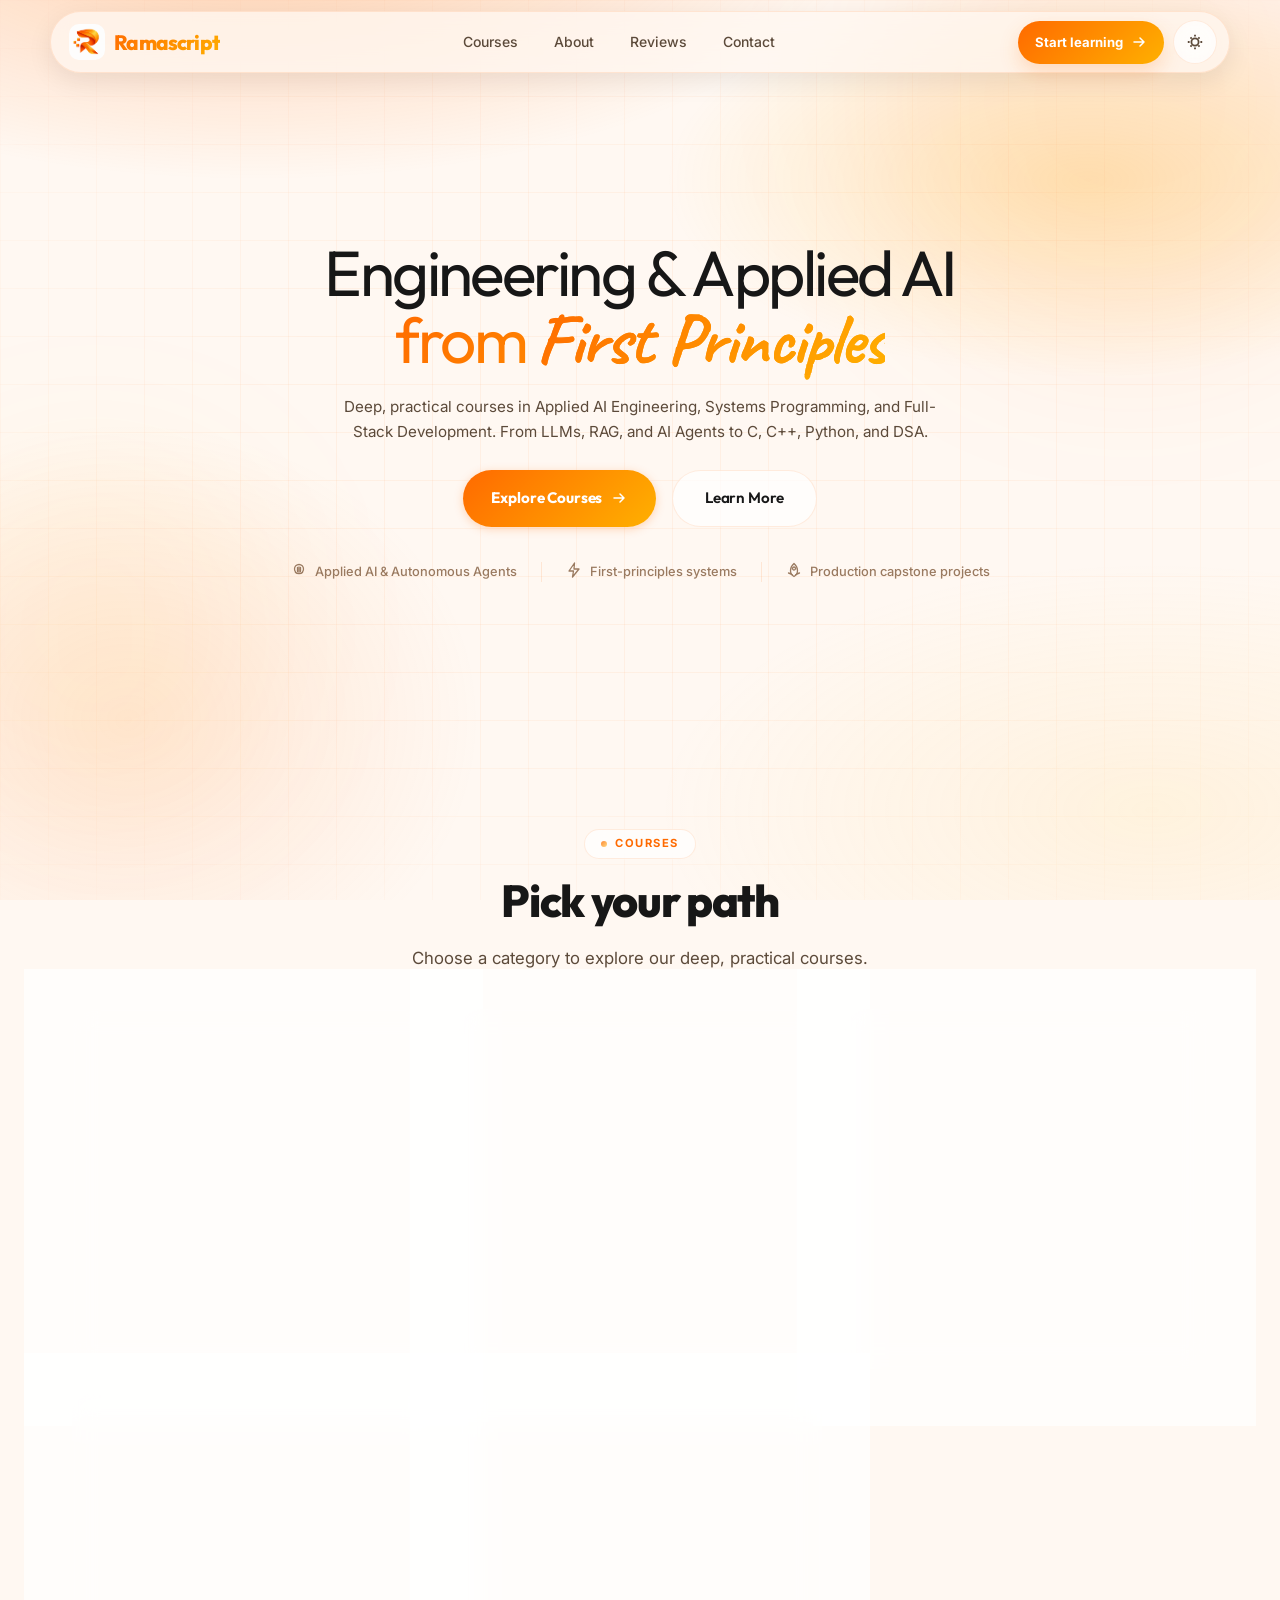
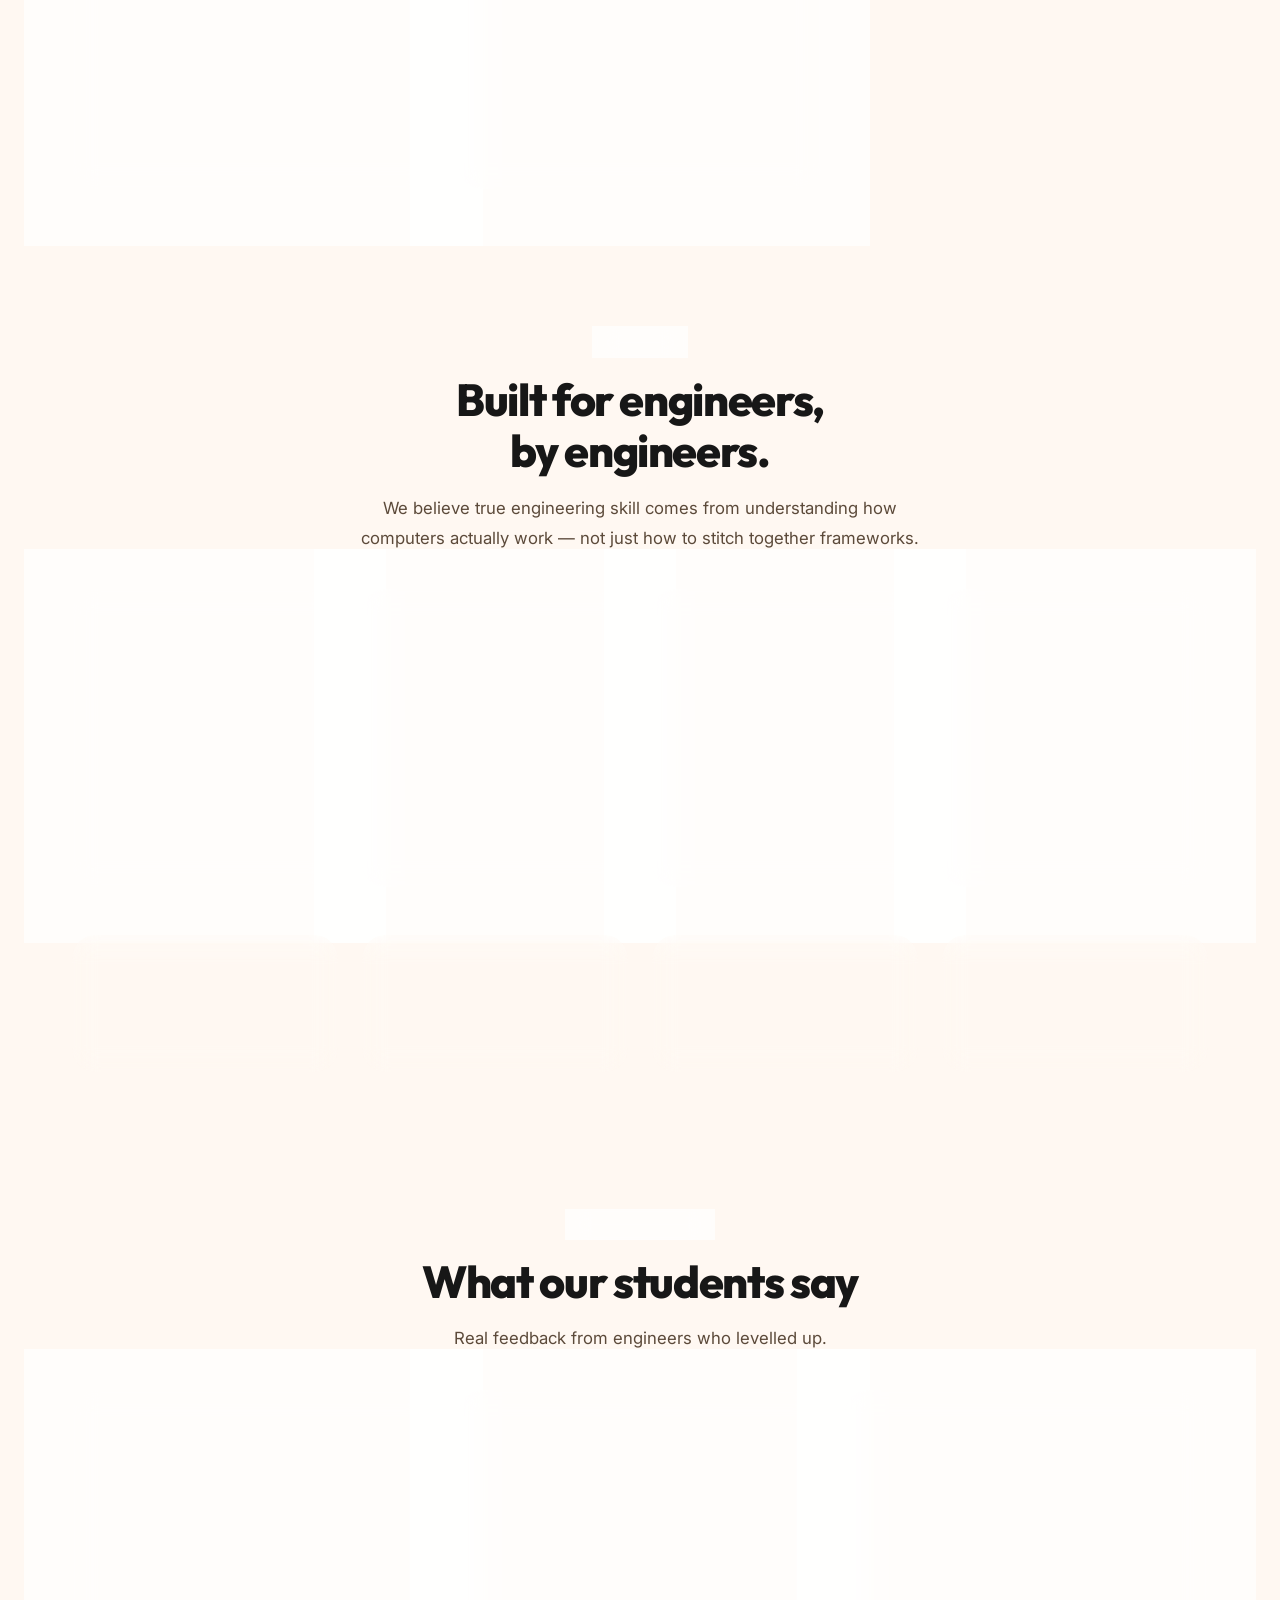
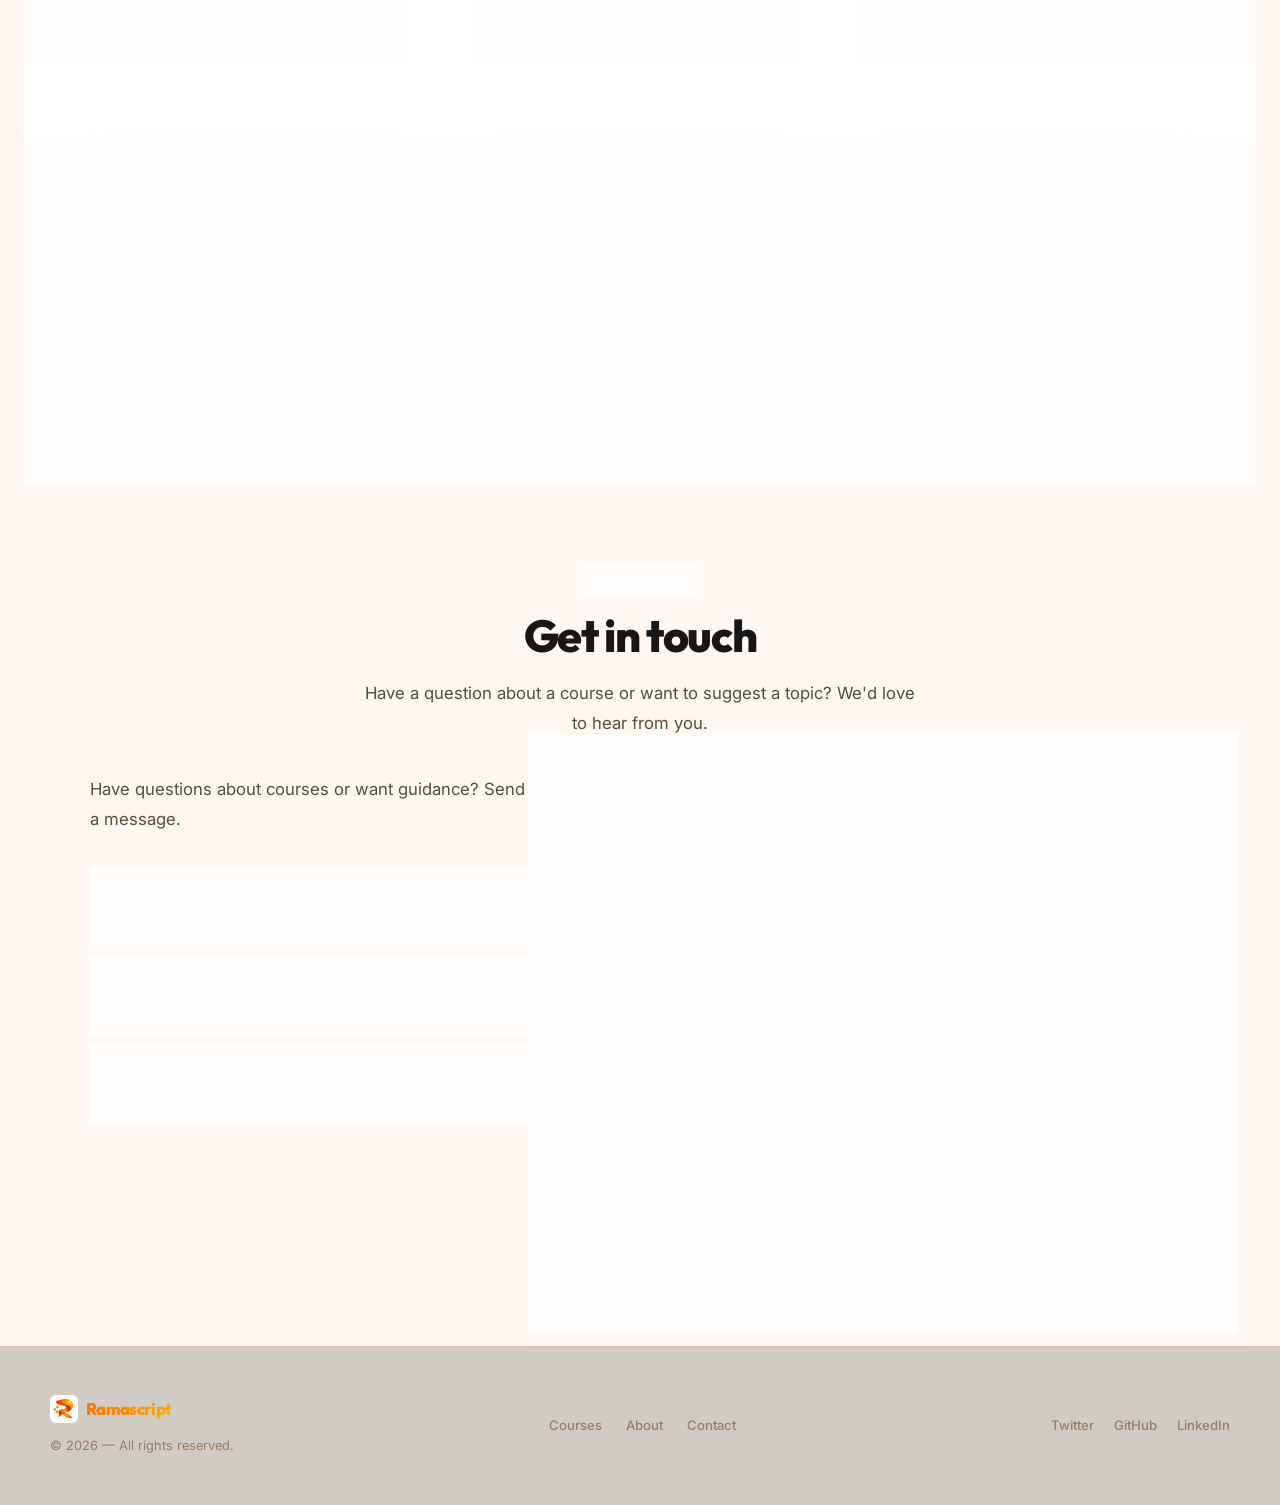
<file: index.html>
<!doctype html>
<html lang="en">
  <head>
    <meta charset="UTF-8" />
    <meta name="viewport" content="width=device-width, initial-scale=1.0" />

    <!-- ── Primary Meta ──────────────────────────────────── -->
    <title>
      Ramascript Institute — Master C, C++, Python, Java, Flutter, DSA & Applied AI
    </title>
    <meta
      name="description"
      content="Deep, practical programming courses built for engineers who want to understand computers and AI from the ground up. Learn C, C++, Python, Java, Dart, Flutter, Web Development, DSA, and Applied AI Engineering with first-principles teaching."
    />
    <meta
      name="keywords"
      content="C programming, C++ programming, Python, Java, Flutter, Dart, web development, DSA, data structures, algorithms, Applied AI, LLM, RAG, AI agents, MCP, programming courses, systems programming, OOP, coding interviews, Ramascript"
    />
    <meta name="author" content="Ramanand Kumar" />
    <link rel="canonical" href="https://institute.ramascript.com/" />

    <!-- ── Icons ──────────────────────────────────────────── -->
    <link rel="icon" type="image/png" href="src/img/favicon.png" />
    <link rel="apple-touch-icon" href="src/img/logo.png" />

    <!-- ── Robots & Sitemap ──────────────────────────────── -->
    <meta name="robots" content="index, follow" />
    <link
      rel="sitemap"
      type="application/xml"
      href="https://institute.ramascript.com/sitemap.xml"
    />

    <!-- ── Theme ──────────────────────────────────────────── -->
    <meta name="theme-color" content="#171717" />
    <meta name="color-scheme" content="light dark" />
    <meta name="mobile-web-app-capable" content="yes" />

    <!-- ── Open Graph (Facebook, LinkedIn, etc.) ─────────── -->
    <meta property="og:type" content="website" />
    <meta property="og:url" content="https://institute.ramascript.com/" />
    <meta
      property="og:title"
      content="Ramascript Institute — Master C, C++, Python, Java, Flutter, DSA & Applied AI"
    />
    <meta
      property="og:description"
      content="Deep, practical programming courses built for engineers. Learn from first principles — not framework abstractions."
    />
    <meta
      property="og:image"
      content="https://institute.ramascript.com/src/img/logo.png"
    />
    <meta property="og:image:width" content="512" />
    <meta property="og:image:height" content="512" />
    <meta property="og:site_name" content="Ramascript Institute" />

    <!-- ── Twitter Card ──────────────────────────────────── -->
    <meta name="twitter:card" content="summary_large_image" />
    <meta
      name="twitter:title"
      content="Ramascript Institute — Master C, C++, Python, Java, Flutter, DSA & Applied AI"
    />
    <meta
      name="twitter:description"
      content="Deep, practical programming courses built for engineers who want to understand computers from the ground up."
    />
    <meta
      name="twitter:image"
      content="https://institute.ramascript.com/src/img/logo.png"
    />

    <!-- ── JSON-LD Structured Data ───────────────────────── -->
    <script type="application/ld+json">
      {
        "@context": "https://schema.org",
        "@type": "EducationalOrganization",
        "name": "Ramascript Institute",
        "url": "https://institute.ramascript.com",
        "logo": "https://institute.ramascript.com/src/img/logo.png",
        "description": "Deep, practical programming courses in C, C++, Python, Java, Dart, Flutter, Web Development, and Data Structures & Algorithms.",
        "founder": {
          "@type": "Person",
          "name": "Ramanand Kumar"
        },
        "address": {
          "@type": "PostalAddress",
          "addressLocality": "Chennai",
          "addressRegion": "TN",
          "addressCountry": "IN"
        },
        "sameAs": [],
        "offers": [
          {
            "@type": "Offer",
            "name": "C Programming Course",
            "url": "https://institute.ramascript.com/programming/c",
            "availability": "https://schema.org/InStock",
            "price": "0",
            "priceCurrency": "INR"
          },
          {
            "@type": "Offer",
            "name": "C++ Programming Course",
            "url": "https://institute.ramascript.com/programming/cpp",
            "availability": "https://schema.org/InStock",
            "price": "0",
            "priceCurrency": "INR"
          },
          {
            "@type": "Offer",
            "name": "Python Programming Course",
            "url": "https://institute.ramascript.com/programming/python",
            "availability": "https://schema.org/InStock",
            "price": "0",
            "priceCurrency": "INR"
          },
          {
            "@type": "Offer",
            "name": "Java Programming Course",
            "url": "https://institute.ramascript.com/programming/java",
            "availability": "https://schema.org/InStock",
            "price": "0",
            "priceCurrency": "INR"
          },
          {
            "@type": "Offer",
            "name": "Dart Programming Course",
            "url": "https://institute.ramascript.com/programming/dart",
            "availability": "https://schema.org/InStock",
            "price": "0",
            "priceCurrency": "INR"
          },
          {
            "@type": "Offer",
            "name": "Flutter Mobile App Development Course",
            "url": "https://institute.ramascript.com/mobile/flutter",
            "availability": "https://schema.org/InStock",
            "price": "0",
            "priceCurrency": "INR"
          },
          {
            "@type": "Offer",
            "name": "DSA with C++ Course",
            "url": "https://institute.ramascript.com/dsa/dsa-cpp",
            "availability": "https://schema.org/InStock",
            "price": "0",
            "priceCurrency": "INR"
          },
          {
            "@type": "Offer",
            "name": "HTML Course",
            "url": "https://institute.ramascript.com/web-dev/html",
            "availability": "https://schema.org/InStock",
            "price": "0",
            "priceCurrency": "INR"
          },
          {
            "@type": "Offer",
            "name": "JavaScript Course",
            "url": "https://institute.ramascript.com/web-dev/javascript",
            "availability": "https://schema.org/InStock",
            "price": "0",
            "priceCurrency": "INR"
          },
          {
            "@type": "Offer",
            "name": "Applied AI Engineering Course",
            "url": "https://institute.ramascript.com/ai/appliedai",
            "availability": "https://schema.org/InStock",
            "price": "0",
            "priceCurrency": "INR"
          }
        ],
        "hasCourse": [
          {
            "@type": "Course",
            "name": "C Programming",
            "description": "Master the fundamentals of C programming — from variables and pointers to file handling and dynamic memory."
          },
          {
            "@type": "Course",
            "name": "C++ Programming",
            "description": "Deep dive into object-oriented programming with C++ — classes, inheritance, polymorphism, and STL."
          },
          {
            "@type": "Course",
            "name": "Python Programming",
            "description": "Learn Python from the ground up — syntax, data structures, OOP, modules, and real-world scripting."
          },
          {
            "@type": "Course",
            "name": "Java Programming",
            "description": "Comprehensive Java course — JVM, OOP, collections, multithreading, and building robust applications."
          },
          {
            "@type": "Course",
            "name": "Dart Programming",
            "description": "Master Dart programming — types, collections, async, and the foundation for Flutter development."
          },
          {
            "@type": "Course",
            "name": "Flutter Mobile App Development",
            "description": "Build beautiful cross-platform mobile apps with Flutter — widgets, state management, and deployment."
          },
          {
            "@type": "Course",
            "name": "Web Development (HTML, CSS & JavaScript)",
            "description": "Build modern websites from scratch — HTML structure, CSS styling, and interactive JavaScript."
          },
          {
            "@type": "Course",
            "name": "DSA with C++",
            "description": "Master data structures and algorithms with C++ — from arrays to graphs, with hands-on problem solving."
          },
          {
            "@type": "Course",
            "name": "HTML",
            "description": "Learn HTML from basic tags to semantic elements, forms, accessibility, and building real-world page structures."
          },
          {
            "@type": "Course",
            "name": "JavaScript",
            "description": "Master JavaScript — variables, functions, DOM, async programming, ES6+, and building interactive web apps."
          },
          {
            "@type": "Course",
            "name": "Applied AI Engineering (LLMs, RAG & Agentic AI)",
            "description": "Master LLMs, prompt engineering, RAG, autonomous agents, tool use, MCP, vector search, and voice AI from first principles."
          }
        ]
      }
    </script>

    <!-- ── Performance Hints ─────────────────────────────── -->
    <link rel="dns-prefetch" href="https://fonts.googleapis.com" />
    <link rel="dns-prefetch" href="https://fonts.gstatic.com" />
    <link rel="preconnect" href="https://fonts.googleapis.com" crossorigin />
    <link rel="preconnect" href="https://fonts.gstatic.com" crossorigin />
    <link rel="preload" href="src/css/style.css" as="style" />
    <link rel="preload" href="src/css/components.css" as="style" />
    <link rel="preload" href="src/css/landing.css" as="style" />

    <!-- ── Stylesheets ───────────────────────────────────── -->
    <link rel="stylesheet" href="src/css/style.css" />
    <link rel="stylesheet" href="src/css/components.css" />
    <link rel="stylesheet" href="src/css/landing.css" />

    <!-- ── JSON-LD: WebSite ─────────────────────────────── -->
    <script type="application/ld+json">
      {
        "@context": "https://schema.org",
        "@type": "WebSite",
        "name": "Ramascript Institute",
        "url": "https://institute.ramascript.com",
        "potentialAction": {
          "@type": "SearchAction",
          "target": "https://institute.ramascript.com/?q={search_term_string}",
          "query-input": "required name=search_term_string"
        }
      }
    </script>

    <!-- ── JSON-LD: BreadcrumbList ───────────────────────── -->
    <script type="application/ld+json">
      {
        "@context": "https://schema.org",
        "@type": "BreadcrumbList",
        "itemListElement": [
          {
            "@type": "ListItem",
            "position": 1,
            "name": "Home",
            "item": "https://institute.ramascript.com/"
          },
          {
            "@type": "ListItem",
            "position": 2,
            "name": "Web Development",
            "item": "https://institute.ramascript.com/web-dev"
          },
          {
            "@type": "ListItem",
            "position": 3,
            "name": "HTML",
            "item": "https://institute.ramascript.com/web-dev/html"
          },
          {
            "@type": "ListItem",
            "position": 4,
            "name": "CSS",
            "item": "https://institute.ramascript.com/web-dev/css"
          },
          {
            "@type": "ListItem",
            "position": 5,
            "name": "Programming Languages",
            "item": "https://institute.ramascript.com/programming"
          },
          {
            "@type": "ListItem",
            "position": 6,
            "name": "C Programming",
            "item": "https://institute.ramascript.com/programming/c"
          },
          {
            "@type": "ListItem",
            "position": 7,
            "name": "C++ Programming",
            "item": "https://institute.ramascript.com/programming/cpp"
          },
          {
            "@type": "ListItem",
            "position": 8,
            "name": "Python Programming",
            "item": "https://institute.ramascript.com/programming/python"
          },
          {
            "@type": "ListItem",
            "position": 9,
            "name": "Java Programming",
            "item": "https://institute.ramascript.com/programming/java"
          },
          {
            "@type": "ListItem",
            "position": 10,
            "name": "Mobile App Development",
            "item": "https://institute.ramascript.com/mobile"
          },
          {
            "@type": "ListItem",
            "position": 11,
            "name": "Flutter",
            "item": "https://institute.ramascript.com/mobile/flutter"
          },
          {
            "@type": "ListItem",
            "position": 12,
            "name": "DSA with C++",
            "item": "https://institute.ramascript.com/dsa/dsa-cpp"
          },
          {
            "@type": "ListItem",
            "position": 13,
            "name": "Artificial Intelligence",
            "item": "https://institute.ramascript.com/ai"
          },
          {
            "@type": "ListItem",
            "position": 14,
            "name": "Applied AI Engineering",
            "item": "https://institute.ramascript.com/ai/appliedai"
          }
        ]
      }
    </script>

    <!-- ── JSON-LD: FAQPage ──────────────────────────────── -->
    <script type="application/ld+json">
      {
        "@context": "https://schema.org",
        "@type": "FAQPage",
        "mainEntity": [
          {
            "@type": "Question",
            "name": "Is this course free?",
            "acceptedAnswer": {
              "@type": "Answer",
              "text": "Yes, all courses at Ramascript Institute are completely free. You can start learning C, C++, Python, Java, Dart, Flutter, Web Development, DSA, and Applied AI without any cost."
            }
          },
          {
            "@type": "Question",
            "name": "What programming languages do you teach?",
            "acceptedAnswer": {
              "@type": "Answer",
              "text": "We teach C, C++, Python, Java, Dart, and JavaScript. Our courses cover systems programming, OOP, mobile development with Flutter, web development, and data structures & algorithms."
            }
          },
          {
            "@type": "Question",
            "name": "Do I need prior coding experience?",
            "acceptedAnswer": {
              "@type": "Answer",
              "text": "No, our courses are designed from the ground up. We start with first principles and build up to advanced topics, making them suitable for beginners and experienced programmers alike."
            }
          },
          {
            "@type": "Question",
            "name": "What is the teaching approach?",
            "acceptedAnswer": {
              "@type": "Answer",
              "text": "We teach using a first-principles approach — we explain not just how to write code, but how the machine actually executes it. Every chapter includes hands-on projects and practical assignments."
            }
          },
          {
            "@type": "Question",
            "name": "How are the courses structured?",
            "acceptedAnswer": {
              "@type": "Answer",
              "text": "Each course has 12-18 chapters covering core concepts, topics with subtopics, theory and practical assignments, and 5 capstone projects to build real-world applications."
            }
          },
          {
            "@type": "Question",
            "name": "What is covered in the Applied AI Engineering track?",
            "acceptedAnswer": {
              "@type": "Answer",
              "text": "The Applied AI track covers LLM foundations, Prompt Engineering, Vector Databases & Embeddings, Retrieval Augmented Generation (RAG), Function Calling, Model Context Protocol (MCP), Autonomous Agent loops, and Voice AI systems."
            }
          }
        ]
      }
    </script>

    <!-- ── Google Fonts: Inter, Outfit + Caveat ──────────── -->
    <link
      href="https://fonts.googleapis.com/css2?family=Caveat:wght@600;700&family=Outfit:wght@400;500;600;700;800;900&family=Inter:wght@400;500;600;700&display=swap"
      rel="stylesheet"
      crossorigin
    />
  </head>

  <body>
    <div class="app-container">
      <!-- Landing View -->
      <main id="landing-view" class="landing-view hidden">
        <!-- Content injected by landing.js -->
      </main>

      <!-- Syllabus View (Sidebar + Content) -->
      <div id="syllabus-view" class="syllabus-view hidden">
        <!-- Sidebar -->
        <aside class="sidebar" id="sidebar">
          <div class="sidebar-header">
            <h2>Chapters</h2>
          </div>
          <nav class="module-nav" id="module-list">
            <!-- Links injected by JS -->
          </nav>
        </aside>

        <!-- Main Content -->
        <main class="main-content">
          <!-- Mobile Top Bar -->
          <div class="top-bar">
            <button class="menu-toggle" id="menu-toggle">
              <svg
                width="24"
                height="24"
                viewBox="0 0 24 24"
                fill="none"
                stroke="currentColor"
                stroke-width="2"
              >
                <line x1="3" y1="12" x2="21" y2="12"></line>
                <line x1="3" y1="6" x2="21" y2="6"></line>
                <line x1="3" y1="18" x2="21" y2="18"></line>
              </svg>
            </button>
            <span id="mobile-title">Menu</span>
          </div>

          <div class="content-container">
            <div id="content-area">
              <!-- Module content injected here -->
              <div class="welcome-screen">
                <h2>Welcome to the Course</h2>
                <p>Select a course to begin your journey.</p>
              </div>
            </div>
          </div>
        </main>
      </div>
    </div>

    <!-- Course Data (supports file:// and offline) -->
    <script src="src/data/coursesData.js"></script>

    <!-- Main Application Logic -->
    <script src="src/js/bundle.js"></script>
  </body>
</html>
</file>
<file: src/css/style.css>
:root {
    --color-bg: #171717;
    --color-sidebar: #1c1c1c;
    --color-text-primary: #ffffff;
    --color-text-secondary: #a8a8a8;
    --color-text-tertiary: #6b6b6b;

    --color-accent: #FF6A00;
    --color-accent-light: rgba(255, 106, 0, 0.14);
    --color-accent-hover: #e05e00;
    --color-accent-gradient: linear-gradient(135deg, #FF6A00, #FFB000);
    --color-warm-gradient: linear-gradient(135deg, #FFB000, #FF6A00);

    --color-border: rgba(255, 255, 255, 0.08);
    --color-card-bg: rgba(255, 255, 255, 0.04);

    /* Sidebar interactive colours — must be theme-aware */
    --color-nav-hover: rgba(255, 106, 0, 0.08);
    --color-pill-hover: rgba(255, 106, 0, 0.18);
    --color-header-glass: rgba(28, 28, 28, 0.92);

    --color-success: #10b981;
    --color-warning: #FFB000;
    --color-danger: #ef4444;

    --font-family: 'Inter', system-ui, -apple-system, sans-serif;

    --spacing-xs: 0.25rem;
    --spacing-sm: 0.5rem;
    --spacing-md: 1rem;
    --spacing-lg: 1.5rem;
    --spacing-xl: 2rem;
    --spacing-2xl: 3rem;
    --spacing-3xl: 4.5rem;

    --sidebar-width: 290px;
    --header-height: 60px;

    --shadow-sm: 0 1px 2px 0 rgba(0, 0, 0, 0.3);
    --shadow-md: 0 4px 12px -2px rgba(0, 0, 0, 0.4);
    --shadow-lg: 0 12px 32px -8px rgba(0, 0, 0, 0.5);
    --shadow-xl: 0 24px 48px -12px rgba(0, 0, 0, 0.6);

    --radius-sm: 8px;
    --radius-md: 14px;
    --radius-lg: 20px;
    --radius-xl: 28px;
}

[data-theme="light"] {
    --color-bg: #ffffff;
    --color-sidebar: #fafafa;
    --color-text-primary: #171717;
    --color-text-secondary: #5c5c5c;
    --color-text-tertiary: #9a9a9a;

    --color-accent: #FF6A00;
    --color-accent-light: #fff3e8;
    --color-accent-hover: #e05e00;
    --color-accent-gradient: linear-gradient(135deg, #FF6A00, #FFB000);
    --color-warm-gradient: linear-gradient(135deg, #FFB000, #FF6A00);

    --color-border: #e8e8e8;
    --color-card-bg: #ffffff;

    --color-nav-hover: rgba(255, 106, 0, 0.06);
    --color-pill-hover: #ffd9b8;
    --color-header-glass: rgba(255, 255, 255, 0.92);

    --color-success: #10b981;
    --color-warning: #FFB000;
    --color-danger: #ef4444;

    --shadow-sm: 0 1px 2px 0 rgba(0, 0, 0, 0.05);
    --shadow-md: 0 4px 12px -2px rgba(0, 0, 0, 0.08);
    --shadow-lg: 0 12px 32px -8px rgba(0, 0, 0, 0.12);
    --shadow-xl: 0 24px 48px -12px rgba(0, 0, 0, 0.15);
}

[data-theme="dark"] {
    --color-bg: #171717;
    --color-sidebar: #1c1c1c;
    --color-text-primary: #ffffff;
    --color-text-secondary: #a8a8a8;
    --color-text-tertiary: #6b6b6b;

    --color-accent: #FF6A00;
    --color-accent-light: rgba(255, 106, 0, 0.14);
    --color-accent-hover: #e05e00;
    --color-accent-gradient: linear-gradient(135deg, #FF6A00, #FFB000);
    --color-warm-gradient: linear-gradient(135deg, #FFB000, #FF6A00);

    --color-border: rgba(255, 255, 255, 0.08);
    --color-card-bg: rgba(255, 255, 255, 0.04);

    /* Dark mode sidebar interactive colours */
    --color-nav-hover: rgba(255, 106, 0, 0.08);
    --color-pill-hover: rgba(255, 106, 0, 0.18);
    --color-header-glass: rgba(28, 28, 28, 0.92);

    --color-success: #10b981;
    --color-warning: #FFB000;
    --color-danger: #ef4444;

    --shadow-sm: 0 1px 2px 0 rgba(0, 0, 0, 0.3);
    --shadow-md: 0 4px 12px -2px rgba(0, 0, 0, 0.4);
    --shadow-lg: 0 12px 32px -8px rgba(0, 0, 0, 0.5);
    --shadow-xl: 0 24px 48px -12px rgba(0, 0, 0, 0.6);
}

* {
    box-sizing: border-box;
    margin: 0;
    padding: 0;
}

html {
    scroll-behavior: smooth;
    scroll-padding-top: 80px;
}

body {
    font-family: var(--font-family);
    background: var(--color-bg);
    color: var(--color-text-primary);
    line-height: 1.7;
    -webkit-font-smoothing: antialiased;
    -moz-osx-font-smoothing: grayscale;
    transition: background 0.3s ease, color 0.3s ease;
}

::selection {
    background: rgba(255, 106, 0, 0.25);
    color: var(--color-text-primary);
}

::-webkit-scrollbar {
    width: 4px;
}

::-webkit-scrollbar-track {
    background: transparent;
}

::-webkit-scrollbar-thumb {
    background: #d0d5e4;
    border-radius: 4px;
}

::-webkit-scrollbar-thumb:hover {
    background: rgba(255, 106, 0, 0.6);
}

.loading-state {
    display: flex;
    flex-direction: column;
    align-items: center;
    justify-content: center;
    padding: 7rem 2rem;
    gap: 1rem;
}

.loader {
    width: 36px;
    height: 36px;
    border-radius: 50%;
    position: relative;
    background: conic-gradient(from 0deg, var(--color-accent), #FFB000, var(--color-accent));
    animation: spin 0.9s linear infinite;
    mask: radial-gradient(farthest-side, transparent calc(100% - 3px), #fff calc(100% - 3px));
    -webkit-mask: radial-gradient(farthest-side, transparent calc(100% - 3px), #fff calc(100% - 3px));
}

@keyframes spin {
    to { transform: rotate(360deg); }
}

.loading-state p {
    color: var(--color-text-tertiary);
    font-size: 0.85rem;
    font-weight: 500;
    letter-spacing: 0.02em;
}

.error-message {
    text-align: center;
    padding: 5rem 2rem;
    color: var(--color-danger);
    font-size: 0.9rem;
}

.app-container {
    display: flex;
    min-height: 100vh;
}

.sidebar {
    width: var(--sidebar-width);
    background: var(--color-sidebar);
    border-right: 1px solid var(--color-border);
    position: fixed;
    top: 0;
    bottom: 0;
    left: 0;
    display: flex;
    flex-direction: column;
    z-index: 20;
    transition: transform 0.45s cubic-bezier(0.32, 0.94, 0.37, 1);
}

.sidebar-header {
    height: var(--header-height);
    display: flex;
    align-items: center;
    justify-content: space-between;
    padding: 0 var(--spacing-lg);
    border-bottom: 1px solid var(--color-border);
    background: var(--color-header-glass);
    backdrop-filter: blur(16px);
    position: sticky;
    top: 0;
    z-index: 1;
}

.sidebar-header h2 {
    font-size: 0.72rem;
    font-weight: 700;
    color: var(--color-text-tertiary);
    text-transform: uppercase;
    letter-spacing: 0.12em;
}

.chapter-count {
    font-size: 0.7rem;
    color: var(--color-text-tertiary);
    background: var(--color-bg);
    padding: 0.15rem 0.55rem;
    border-radius: 100px;
    font-weight: 600;
}

.module-nav {
    flex: 1;
    overflow-y: auto;
    padding: 0.4rem 0 1rem;
}

.module-nav::-webkit-scrollbar {
    width: 2px;
}

.nav-link {
    display: flex;
    align-items: center;
    gap: 0.7rem;
    padding: 0.55rem var(--spacing-lg);
    text-decoration: none;
    color: var(--color-text-secondary);
    font-size: 0.84rem;
    font-weight: 500;
    transition: all 0.2s ease;
    line-height: 1.35;
    position: relative;
    margin: 1px 0;
    border-left: 3px solid transparent;
    /* Required so flex children can shrink below their content size */
    min-width: 0;
}

.nav-link:hover {
    color: var(--color-text-primary);
    background: var(--color-nav-hover);
}

.nav-link.active {
    color: var(--color-accent);
    background: var(--color-accent-light);
    border-left-color: var(--color-accent);
    font-weight: 600;
}

.nav-link .chapter-pill {
    display: flex;
    align-items: center;
    justify-content: center;
    min-width: 24px;
    height: 24px;
    border-radius: 8px;
    background: var(--color-border);
    color: var(--color-text-tertiary);
    font-size: 0.68rem;
    font-weight: 700;
    flex-shrink: 0;
    transition: all 0.2s ease;
}

.nav-link:hover .chapter-pill {
    background: var(--color-pill-hover);
    color: var(--color-text-secondary);
    transform: scale(1.05);
}

.nav-link.active .chapter-pill {
    background: var(--color-accent);
    color: white;
    box-shadow: 0 2px 8px rgba(255, 106, 0, 0.4);
}

.nav-link .chapter-title-text {
    overflow: hidden;
    text-overflow: ellipsis;
    white-space: nowrap;
    word-break: break-word;
    min-width: 0;
    flex: 1;
}

/* ── Sidebar projects (flat) ────────────────────────────── */
.nav-projects-root {
    display: flex;
    flex-direction: column;
    gap: 0;
}

.nav-projects-label,
.nav-difficulty-label {
    display: flex;
    align-items: center;
    gap: 0.5rem;
    padding: 0.45rem var(--spacing-lg);
    font-size: 0.72rem;
    font-weight: 700;
    text-transform: uppercase;
    letter-spacing: 0.06em;
    color: var(--color-text-tertiary);
    user-select: none;
}

.nav-projects-label {
    color: var(--color-success);
}

.nav-difficulty-label {
    padding-left: calc(var(--spacing-lg) + 0.4rem);
    margin-top: 0.5rem;
    font-size: 0.68rem;
}

.nav-difficulty-label .difficulty-icon {
    font-size: 0.55rem;
}

.nav-project-link {
    padding-left: calc(var(--spacing-lg) + 0.9rem) !important;
    font-size: 0.78rem !important;
}

.nav-project-link .project-pill {
    min-width: 20px;
    height: 20px;
    font-size: 0.6rem;
}

.nav-project-link.active {
    color: var(--color-accent) !important;
    font-weight: 600;
}

.nav-project-link.active .project-pill {
    background: var(--color-accent);
    color: #fff;
}

/* ── Practice Projects (in chapter) ────────────────────── */
.practice-projects-section {
    margin: 0.5rem 0 1.5rem;
    padding: 1rem 1.25rem;
    background: linear-gradient(135deg, rgba(67,97,238,0.04) 0%, rgba(6,214,160,0.04) 100%);
    border: 1px solid rgba(67,97,238,0.12);
    border-radius: 12px;
}

.practice-projects-header {
    display: flex;
    align-items: center;
    gap: 0.45rem;
    font-size: 0.72rem;
    font-weight: 700;
    text-transform: uppercase;
    letter-spacing: 0.08em;
    color: var(--color-accent);
    margin-bottom: 0.75rem;
    padding-bottom: 0.6rem;
    border-bottom: 1px solid rgba(67,97,238,0.1);
}

.practice-projects-list {
    display: flex;
    flex-direction: column;
    gap: 0.4rem;
}

.practice-project-link {
    display: flex;
    align-items: center;
    gap: 0.5rem;
    padding: 0.55rem 0.8rem;
    border-radius: 8px;
    background: var(--color-card-bg);
    border: 1px solid var(--color-border);
    color: var(--color-text-primary);
    font-size: 0.82rem;
    font-weight: 500;
    text-decoration: none;
    transition: all 0.2s ease;
}

.practice-project-link:hover {
    border-color: var(--color-accent);
    background: var(--color-accent-light);
    color: var(--color-accent);
    transform: translateX(4px);
}

.practice-project-link:hover .practice-dot {
    background: var(--color-accent);
    transform: scale(1.3);
}

.practice-project-link:hover .practice-link-arrow {
    opacity: 1;
    transform: translateX(0);
}

.practice-project-num {
    font-size: 0.72rem;
    font-weight: 700;
    color: var(--color-text-tertiary);
    min-width: 1.2rem;
}

.practice-dot {
    width: 7px;
    height: 7px;
    border-radius: 50%;
    background: var(--color-success);
    flex-shrink: 0;
    transition: all 0.2s ease;
}

.practice-link-arrow {
    margin-left: auto;
    opacity: 0;
    transform: translateX(-4px);
    transition: all 0.2s ease;
    color: var(--color-accent);
    font-size: 0.75rem;
}

/* ── Projects section difficulty groups ─────────────────── */
.projects-difficulty-group {
    margin-bottom: 2rem;
}

.difficulty-header {
    display: flex;
    align-items: center;
    gap: 0.5rem;
    padding: 0.6rem 0;
    border-bottom: 2px solid var(--color-border);
    margin-bottom: 1rem;
}

.difficulty-label {
    font-size: 1rem;
    font-weight: 700;
    color: var(--color-text-primary);
}

.difficulty-count {
    font-size: 0.75rem;
    color: var(--color-text-tertiary);
    margin-left: auto;
}

/* ── Project cards (flat, bordered) ────────────────────── */
.project-card {
    background: var(--color-card-bg);
    border: 1px solid var(--color-border);
    border-top: 3px solid var(--color-border);
    border-radius: 12px;
    padding: 1.25rem;
    margin-bottom: 1rem;
    transition: border-color 0.2s ease, box-shadow 0.2s ease;
}

.project-card:hover {
    box-shadow: var(--shadow-md);
}

.project-card--beginner { border-top-color: #06d6a0; }
.project-card--intermediate { border-top-color: #f7b731; }
.project-card--advanced { border-top-color: #ef476f; }

.project-card-top {
    display: flex;
    align-items: center;
    gap: 0.6rem;
    margin-bottom: 0.6rem;
}

.project-card-num {
    display: flex;
    align-items: center;
    justify-content: center;
    min-width: 26px;
    height: 26px;
    border-radius: 8px;
    background: var(--color-accent);
    color: #fff;
    font-size: 0.7rem;
    font-weight: 700;
    flex-shrink: 0;
}

.project-card-difficulty {
    font-size: 0.65rem;
    font-weight: 700;
    text-transform: uppercase;
    letter-spacing: 0.06em;
    padding: 0.15rem 0.5rem;
    border-radius: 4px;
    background: var(--color-border);
    color: var(--color-text-tertiary);
}

.project-card--beginner .project-card-difficulty { background: rgba(6,214,160,0.15); color: #06d6a0; }
.project-card--intermediate .project-card-difficulty { background: rgba(247,183,49,0.15); color: #f7b731; }
.project-card--advanced .project-card-difficulty { background: rgba(239,71,111,0.15); color: #ef476f; }

.project-card-title {
    font-size: 0.95rem;
    font-weight: 600;
    margin: 0 0 0.75rem 0;
    color: var(--color-text-primary);
}

.project-card .project-features {
    margin: 0;
    padding: 0;
    list-style: none;
}

.project-card .project-features li {
    position: relative;
    padding-left: 1rem;
    font-size: 0.82rem;
    color: var(--color-text-secondary);
    line-height: 1.6;
    margin-bottom: 0.2rem;
}

.project-card .project-features li::before {
    content: '→';
    position: absolute;
    left: 0;
    color: var(--color-accent);
    font-size: 0.75rem;
}

.main-content {
    margin-left: var(--sidebar-width);
    flex: 1;
    display: flex;
    flex-direction: column;
    min-height: 100vh;
}

.top-bar {
    display: none;
    height: var(--header-height);
    background: var(--color-header-glass);
    backdrop-filter: blur(16px);
    border-bottom: 1px solid var(--color-border);
    align-items: center;
    padding: 0 var(--spacing-md);
    position: sticky;
    top: 0;
    z-index: 10;
}

.content-container {
    padding: var(--spacing-2xl) 2.5rem 120px;
    max-width: 800px;
    margin: 0 auto;
    width: 100%;
}

.menu-toggle {
    background: none;
    border: none;
    cursor: pointer;
    margin-right: var(--spacing-md);
    color: var(--color-text-primary);
    padding: 6px;
    border-radius: var(--radius-sm);
    transition: all 0.2s;
}

.menu-toggle:hover {
    background: var(--color-nav-hover);
    transform: scale(1.05);
}

#mobile-title {
    font-size: 0.9rem;
    font-weight: 600;
    color: var(--color-text-primary);
}

.landing-view {
    display: block;
    padding: 0;
    width: 100%;
    min-height: 100vh;
    background: var(--color-bg);
    color: var(--color-text-primary);
    transition: background 0.3s ease, color 0.3s ease;
}

.landing-page-wrapper {
    width: 100%;
}

.main-navbar {
    position: fixed;
    top: 0;
    left: 0;
    right: 0;
    height: 68px;
    background: rgba(255, 255, 255, 0.85);
    backdrop-filter: blur(20px);
    -webkit-backdrop-filter: blur(20px);
    border-bottom: 1px solid var(--color-border);
    z-index: 1000;
    display: flex;
    justify-content: center;
    -webkit-font-smoothing: antialiased;
    transition: all 0.3s ease;
}

.main-navbar.scrolled {
    box-shadow: var(--shadow-lg);
}

@supports (backdrop-filter: blur(24px)) {
    .main-navbar {
        backdrop-filter: blur(24px) saturate(1.3);
        -webkit-backdrop-filter: blur(24px) saturate(1.3);
    }
}

.nav-container {
    max-width: 1160px;
    width: 100%;
    margin: 0 auto;
    padding: 0 var(--spacing-xl);
    display: flex;
    justify-content: space-between;
    align-items: center;
}

.nav-logo {
    font-size: 1.25rem;
    font-weight: 800;
    background: var(--color-accent-gradient);
    -webkit-background-clip: text;
    background-clip: text;
    -webkit-text-fill-color: transparent;
    text-decoration: none;
    letter-spacing: -0.04em;
}

.nav-links {
    display: flex;
    gap: 2.5rem;
}

.nav-actions {
    display: flex;
    align-items: center;
    gap: 1rem;
}

.theme-toggle {
    background: var(--color-card-bg);
    border: 1px solid var(--color-border);
    border-radius: var(--radius-sm);
    padding: 0.5rem;
    cursor: pointer;
    display: flex;
    align-items: center;
    justify-content: center;
    transition: all 0.3s ease;
    position: relative;
    overflow: hidden;
}

.theme-toggle .sun-icon,
.theme-toggle .moon-icon {
    transition: all 0.3s ease;
}

.theme-toggle .sun-icon {
    color: var(--color-text-primary);
}

.theme-toggle .moon-icon {
    color: var(--color-text-primary);
    position: absolute;
    opacity: 0;
    transform: rotate(-90deg) scale(0.5);
}

[data-theme="dark"] .theme-toggle .sun-icon {
    opacity: 0;
    transform: rotate(90deg) scale(0.5);
}

[data-theme="dark"] .theme-toggle .moon-icon {
    opacity: 1;
    transform: rotate(0) scale(1);
}

.theme-toggle:hover {
    background: var(--color-accent-light);
    border-color: var(--color-accent);
    transform: scale(1.05);
}

.theme-toggle:hover .sun-icon,
.theme-toggle:hover .moon-icon {
    color: var(--color-accent);
}

.nav-links a {
    color: var(--color-text-secondary);
    text-decoration: none;
    font-weight: 500;
    font-size: 0.88rem;
    transition: color 0.2s;
    position: relative;
}

.nav-links a::after {
    content: '';
    position: absolute;
    bottom: -4px;
    left: 0;
    width: 0;
    height: 2px;
    background: var(--color-accent-gradient);
    transition: width 0.3s ease;
    border-radius: 2px;
}

.nav-links a:hover {
    color: var(--color-text-primary);
}

.nav-links a:hover::after {
    width: 100%;
}

.mobile-nav-toggle {
    display: none;
    flex-direction: column;
    gap: 5px;
    background: none;
    border: none;
    cursor: pointer;
    padding: 4px;
}

.mobile-nav-toggle span {
    width: 22px;
    height: 2px;
    background: var(--color-text-primary);
    border-radius: 2px;
    transition: all 0.3s ease;
}

.mobile-nav-menu {
    position: fixed;
    top: 68px;
    left: 0;
    width: 100%;
    background: var(--color-sidebar);
    backdrop-filter: blur(16px);
    padding: 2rem;
    display: flex;
    flex-direction: column;
    gap: 1rem;
    transform: translateY(-110%);
    transition: transform 0.4s cubic-bezier(0.32, 0.94, 0.37, 1);
    z-index: 999;
    border-bottom: 1px solid var(--color-border);
}

.mobile-nav-menu.active {
    transform: translateY(0);
}

.mobile-nav-menu a {
    color: var(--color-text-primary);
    text-decoration: none;
    font-size: 1.05rem;
    font-weight: 600;
    text-align: center;
    padding: 0.6rem;
    border-radius: var(--radius-sm);
    transition: background 0.2s;
}

.mobile-nav-menu a:hover {
    background: var(--color-accent-light);
}

.landing-header {
    position: relative;
    padding: 8rem 1.5rem 6rem;
    text-align: center;
    overflow: hidden;
    min-height: 90vh;
    display: flex;
    align-items: center;
    justify-content: center;
    perspective: 1000px;
}

.hero-content {
    position: relative;
    z-index: 1;
}

.landing-header::before {
    content: '';
    position: absolute;
    top: -30%;
    left: 50%;
    transform: translateX(-50%);
    width: 1000px;
    height: 1000px;
    background: radial-gradient(circle at center, var(--color-accent) 0%, rgba(124, 58, 237, 0.1) 35%, transparent 65%);
    opacity: 0.15;
    pointer-events: none;
    animation: heroGlow 10s ease-in-out infinite alternate;
}

@keyframes heroGlow {
    0% {
        transform: translateX(-50%) scale(1);
        opacity: 0.8;
    }
    100% {
        transform: translateX(-50%) scale(1.3);
        opacity: 1;
    }
}

.landing-header::after {
    content: '';
    position: absolute;
    bottom: 0;
    left: 0;
    right: 0;
    height: 1px;
    background: linear-gradient(90deg, transparent, var(--color-border), transparent);
}

.hero-pattern {
    position: absolute;
    inset: 0;
    background-image: radial-gradient(var(--color-border) 1px, transparent 1px);
    background-size: 32px 32px;
    pointer-events: none;
    opacity: 0.5;
    animation: patternMove 20s linear infinite;
}

@keyframes patternMove {
    0% {
        background-position: 0 0;
    }
    100% {
        background-position: 32px 32px;
    }
}

.floating-orb {
    position: absolute;
    border-radius: 50%;
    pointer-events: none;
    filter: blur(60px);
    opacity: 0.25;
    animation: floatOrb 15s ease-in-out infinite;
}

.floating-orb-1 {
    width: 400px;
    height: 400px;
    background: var(--color-accent);
    top: -100px;
    right: -100px;
    animation-delay: 0s;
}

.floating-orb-2 {
    width: 300px;
    height: 300px;
    background: #FFB000;
    bottom: -50px;
    left: -50px;
    animation-delay: -5s;
}

.floating-orb-3 {
    width: 250px;
    height: 250px;
    background: #10b981;
    top: 50%;
    left: 50%;
    animation-delay: -10s;
}

@keyframes floatOrb {
    0%, 100% {
        transform: translate(0, 0) scale(1);
    }
    25% {
        transform: translate(30px, -30px) scale(1.1);
    }
    50% {
        transform: translate(-20px, 20px) scale(0.9);
    }
    75% {
        transform: translate(-30px, -20px) scale(1.05);
    }
}

.hero-badge {
    display: inline-flex;
    background: var(--color-accent-light);
    border: 1px solid rgba(255, 106, 0, 0.3);
    color: var(--color-accent);
    padding: 0.4rem 1.2rem;
    border-radius: 100px;
    font-size: 0.8rem;
    font-weight: 600;
    margin-bottom: 1.75rem;
    letter-spacing: 0.01em;
    animation: fadeSlideUp 0.6s 0.1s both;
    box-shadow: 0 4px 15px rgba(255, 106, 0, 0.15);
}

.title-accent {
    color: var(--color-accent);
}

.landing-title {
    animation: fadeSlideUp 0.6s 0.15s both;
}

.landing-subtitle {
    animation: fadeSlideUp 0.6s 0.25s both;
}

.hero-cta {
    animation: fadeSlideUp 0.6s 0.35s both;
}

@keyframes fadeSlideUp {
    from {
        opacity: 0;
        transform: translateY(20px);
    }
    to {
        opacity: 1;
        transform: translateY(0);
    }
}

.section-label-wrapper {
    text-align: center;
    margin-bottom: 0.5rem;
}

.section-label {
    display: inline-flex;
    background: var(--color-accent-light);
    border: 1px solid rgba(255, 106, 0, 0.15);
    color: var(--color-accent);
    padding: 0.25rem 1rem;
    border-radius: 100px;
    font-size: 0.72rem;
    font-weight: 700;
    text-transform: uppercase;
    letter-spacing: 0.12em;
}

.landing-hero-icon {
    font-size: 3rem;
    margin-bottom: 1.5rem;
    display: block;
    animation: float 3s ease-in-out infinite;
}

@keyframes float {
    0%, 100% { transform: translateY(0); }
    50% { transform: translateY(-10px); }
}

.landing-title {
    font-size: clamp(2.5rem, 6vw, 4.5rem);
    line-height: 1.1;
    font-weight: 800;
    margin-bottom: 1.5rem;
    background: var(--color-accent-gradient);
    -webkit-background-clip: text;
    background-clip: text;
    -webkit-text-fill-color: transparent;
    letter-spacing: -0.03em;
    position: relative;
    filter: drop-shadow(0 0 30px rgba(255, 106, 0, 0.25));
}

.landing-subtitle {
    font-size: clamp(1rem, 1.2vw, 1.25rem);
    color: var(--color-text-secondary);
    font-weight: 400;
    max-width: 600px;
    margin: 0 auto 2rem;
    line-height: 1.8;
    position: relative;
}

.hero-cta {
    margin-top: 2rem;
    display: flex;
    gap: 1rem;
    justify-content: center;
    position: relative;
    flex-wrap: wrap;
}

.btn-primary,
.btn-secondary {
    padding: 1rem 2.5rem;
    border-radius: 100px;
    font-weight: 600;
    text-decoration: none;
    transition: all 0.3s cubic-bezier(0.32, 0.94, 0.37, 1);
    cursor: pointer;
    font-size: 0.95rem;
    letter-spacing: -0.01em;
    display: inline-flex;
    align-items: center;
    gap: 0.5rem;
}

.btn-primary {
    background: var(--color-accent-gradient);
    color: white;
    border: none;
    box-shadow: 0 4px 20px rgba(255, 106, 0, 0.4), 0 0 40px rgba(255, 106, 0, 0.25);
    position: relative;
    overflow: hidden;
}

.btn-primary::before {
    content: '';
    position: absolute;
    inset: 0;
    background: linear-gradient(135deg, transparent 0%, rgba(255,255,255,0.1) 100%);
    opacity: 0;
    transition: opacity 0.3s ease;
}

.btn-primary:hover::before {
    opacity: 1;
}

.btn-primary:hover {
    transform: translateY(-3px) scale(1.02);
    box-shadow: 0 8px 30px rgba(255, 106, 0, 0.5), 0 0 50px rgba(255, 106, 0, 0.3);
}

.btn-secondary {
    background: var(--color-card-bg);
    color: var(--color-text-primary);
    border: 1px solid var(--color-border);
    backdrop-filter: blur(10px);
}

.btn-secondary:hover {
    background: var(--color-accent-light);
    transform: translateY(-3px) scale(1.02);
    border-color: var(--color-accent);
    box-shadow: var(--shadow-lg);
}

.btn-submit {
    width: 100%;
    justify-content: center;
}

.full-width {
    width: 100%;
}

.section-container {
    max-width: 1200px;
    margin: 0 auto;
    padding: 6rem 1.5rem;
}

.section-container.alt-bg {
    background: #f0f2f8;
    margin: 0;
    max-width: none;
    border-top: 1px solid var(--color-border);
    border-bottom: 1px solid var(--color-border);
}

.section-container.alt-bg > * {
    max-width: 1160px;
    margin-left: auto;
    margin-right: auto;
}

.section-title {
    font-size: clamp(1.75rem, 3vw, 2.5rem);
    font-weight: 700;
    margin-bottom: 3.5rem;
    text-align: center;
    color: var(--color-text-primary);
    letter-spacing: -0.02em;
    position: relative;
    line-height: 1.2;
}

.section-title::after {
    content: '';
    display: block;
    width: 40px;
    height: 3px;
    background: var(--color-accent-gradient);
    margin: 1rem auto 0;
    border-radius: 3px;
}

.courses-grid {
    display: grid;
    grid-template-columns: repeat(auto-fit, minmax(320px, 1fr));
    gap: 1.5rem;
    text-align: left;
    padding: 0;
}

.course-card {
    background: var(--color-card-bg);
    border: 1px solid var(--color-border);
    border-radius: var(--radius-lg);
    padding: 2rem;
    transition: all 0.4s cubic-bezier(0.32, 0.94, 0.37, 1);
    cursor: default;
    position: relative;
    overflow: hidden;
}

.course-card::before {
    content: '';
    position: absolute;
    inset: 0;
    background: radial-gradient(600px circle at var(--mouse-x, 50%) var(--mouse-y, 50%), rgba(255, 106, 0, 0.06), transparent 40%);
    opacity: 0;
    transition: opacity 0.4s ease;
    pointer-events: none;
}

.course-card:hover::before {
    opacity: 1;
}

.course-card.clickable:hover {
    transform: translateY(-8px) scale(1.03);
    border-color: var(--color-accent);
    cursor: pointer;
    box-shadow: 0 25px 60px -12px rgba(0, 0, 0, 0.15), 0 0 40px rgba(255, 106, 0, 0.1);
    animation: cardGlow 0.6s ease-in-out;
}

@keyframes cardGlow {
    0%, 100% {
        box-shadow: 0 25px 60px -12px rgba(0, 0, 0, 0.15), 0 0 40px rgba(255, 106, 0, 0.1);
    }
    50% {
        box-shadow: 0 25px 60px -12px rgba(0, 0, 0, 0.15), 0 0 60px rgba(255, 106, 0, 0.15);
    }
}

.course-card {
    display: flex;
    flex-direction: column;
}

.course-card.disabled {
    opacity: 0.4;
}

.course-card-top {
    margin-bottom: 0;
}

.course-card-body {
    flex: 1;
}

.course-card-footer {
    margin-top: auto;
}

.course-icon-wrap {
    width: 56px;
    height: 56px;
    border-radius: var(--radius-md);
    background: var(--color-accent-light);
    display: flex;
    align-items: center;
    justify-content: center;
    font-size: 1.75rem;
    margin-bottom: 1.5rem;
    border: 1px solid rgba(255, 106, 0, 0.15);
    transition: all 0.3s ease;
}

.course-card.clickable:hover .course-icon-wrap {
    background: rgba(255, 106, 0, 0.15);
    border-color: rgba(255, 106, 0, 0.3);
    transform: scale(1.1) rotate(5deg);
}

.course-name {
    font-size: 1.35rem;
    font-weight: 700;
    margin-bottom: 0.75rem;
    color: var(--color-text-primary);
    letter-spacing: -0.02em;
    line-height: 1.3;
}

.course-desc {
    color: var(--color-text-secondary);
    line-height: 1.7;
    margin-bottom: 1.5rem;
    font-size: 0.92rem;
}

.course-tags {
    display: flex;
    gap: 0.4rem;
    flex-wrap: wrap;
    margin-bottom: 1.25rem;
}

.tag {
    background: var(--color-accent-light);
    padding: 0.3rem 0.8rem;
    border-radius: 100px;
    font-size: 0.72rem;
    color: var(--color-accent);
    border: 1px solid rgba(255, 106, 0, 0.25);
    font-weight: 500;
    transition: all 0.2s;
}

.course-card:hover .tag {
    border-color: var(--color-accent);
    background: var(--color-accent-light);
}

.course-footer {
    display: flex;
    justify-content: flex-end;
}

.course-status {
    font-size: 0.82rem;
    font-weight: 600;
    display: inline-flex;
    align-items: center;
    gap: 0.4rem;
}

.course-status.available {
    color: var(--color-accent);
}

.course-status.available::after {
    content: '→';
    transition: transform 0.3s ease;
}

.course-card.clickable:hover .course-status.available::after {
    transform: translateX(4px);
}

.course-status.coming-soon {
    color: #5b6390;
    font-size: 0.75rem;
}

.about-content,
.about-grid {
    display: flex;
    flex-wrap: wrap;
    align-items: center;
    gap: 4rem;
    justify-content: center;
    text-align: left;
    max-width: 1000px;
    margin: 0 auto;
}

.about-text {
    flex: 1;
    min-width: 320px;
    color: var(--color-text-secondary);
    font-size: 1.05rem;
    line-height: 1.85;
}

.about-text p {
    margin-bottom: 1.25rem;
}

.about-text strong {
    color: var(--color-text-primary);
    font-weight: 600;
}

.about-stats {
    display: flex;
    gap: 1rem;
}

.stat-card {
    background: var(--color-card-bg);
    padding: 2rem 2.5rem;
    border-radius: var(--radius-md);
    text-align: center;
    border: 1px solid var(--color-border);
    min-width: 140px;
    transition: all 0.3s ease;
}

.stat-card:hover {
    background: var(--color-accent-light);
    transform: translateY(-6px) scale(1.08) rotate(2deg);
    border-color: var(--color-accent);
    box-shadow: 0 12px 35px rgba(0, 0, 0, 0.08), 0 0 30px rgba(255, 106, 0, 0.08);
    animation: statPulse 0.6s ease-in-out;
}

@keyframes statPulse {
    0%, 100% {
        transform: translateY(-6px) scale(1.08) rotate(2deg);
    }
    50% {
        transform: translateY(-8px) scale(1.1) rotate(-2deg);
    }
}

.stat-number {
    display: block;
    font-size: 2.5rem;
    font-weight: 800;
    background: var(--color-accent-gradient);
    -webkit-background-clip: text;
    background-clip: text;
    -webkit-text-fill-color: transparent;
    line-height: 1.2;
    filter: drop-shadow(0 0 20px rgba(255, 106, 0, 0.15));
}

.stat-label {
    font-size: 0.8rem;
    color: var(--color-text-tertiary);
    text-transform: uppercase;
    letter-spacing: 0.08em;
    font-weight: 600;
    margin-top: 0.25rem;
}

.testimonials-grid {
    display: grid;
    grid-template-columns: repeat(auto-fit, minmax(300px, 1fr));
    gap: 1.5rem;
}

.testimonial-card {
    background: var(--color-card-bg);
    padding: 2rem;
    border-radius: var(--radius-lg);
    border: 1px solid var(--color-border);
    transition: all 0.3s ease;
    position: relative;
}

.testimonial-card::before {
    content: '"';
    position: absolute;
    top: 0.5rem;
    left: 1rem;
    font-size: 3rem;
    line-height: 1;
    color: rgba(0, 0, 0, 0.04);
    font-family: Georgia, serif;
}

.testimonial-card:hover {
    background: var(--color-accent-light);
    border-color: var(--color-accent);
    transform: translateY(-6px) scale(1.02) rotate(1deg);
    box-shadow: 0 15px 40px rgba(0, 0, 0, 0.08), 0 0 35px rgba(255, 106, 0, 0.08);
    animation: testimonialFloat 0.8s ease-in-out;
}

@keyframes testimonialFloat {
    0%, 100% {
        transform: translateY(-6px) scale(1.02) rotate(1deg);
    }
    50% {
        transform: translateY(-8px) scale(1.03) rotate(-1deg);
    }
}

.quote {
    color: var(--color-text-secondary);
    font-style: italic;
    margin-bottom: 1.5rem;
    font-size: 0.98rem;
    line-height: 1.75;
    position: relative;
    z-index: 1;
}

.author {
    display: flex;
    align-items: center;
    gap: 0.75rem;
}

.avatar {
    width: 42px;
    height: 42px;
    background: var(--color-card-bg);
    border-radius: 50%;
    display: flex;
    align-items: center;
    justify-content: center;
    font-weight: 700;
    font-size: 0.85rem;
    color: var(--color-accent);
    border: 1px solid var(--color-border);
}

.info .name {
    display: block;
    font-size: 0.85rem;
    font-weight: 600;
    color: var(--color-text-primary);
}

.info .role {
    font-size: 0.78rem;
    color: var(--color-text-tertiary);
}

.contact-layout {
    display: grid;
    grid-template-columns: 1fr 1fr;
    gap: 4rem;
    align-items: start;
    max-width: 1100px;
    margin: 0 auto;
}

.contact-intro p {
    color: var(--color-text-secondary);
    line-height: 1.8;
    margin-bottom: 1.5rem;
    font-size: 1.05rem;
}

.contact-detail {
    display: flex;
    align-items: center;
    gap: 0.5rem;
    color: #7a84a8;
    font-size: 0.9rem;
}

.contact-detail-icon {
    color: var(--color-accent);
    font-weight: 700;
    font-size: 1.1rem;
}

.contact-info-tiles {
    display: flex;
    flex-direction: column;
    gap: 0.75rem;
    margin-top: 2rem;
}

.contact-info-row {
    display: flex;
    align-items: center;
    gap: 0.85rem;
    padding: 0.85rem 1.15rem;
    background: var(--color-card-bg);
    border-radius: var(--radius-sm);
    border: 1px solid var(--color-border);
    transition: all 0.2s;
}

.contact-info-row:hover {
    background: var(--color-accent-light);
    border-color: var(--color-accent);
    transform: translateX(8px) scale(1.02);
    box-shadow: 0 4px 15px rgba(255, 106, 0, 0.1);
    animation: contactSlide 0.4s ease-in-out;
}

@keyframes contactSlide {
    0%, 100% {
        transform: translateX(8px) scale(1.02);
    }
    50% {
        transform: translateX(12px) scale(1.03);
    }
}

.contact-info-icon {
    width: 32px;
    height: 32px;
    border-radius: 8px;
    background: var(--color-accent-light);
    display: flex;
    align-items: center;
    justify-content: center;
    flex-shrink: 0;
    font-size: 0.75rem;
}

.user-icon::before { content: ''; width: 14px; height: 14px; background: var(--color-accent); mask: url("data:image/svg+xml,%3Csvg xmlns='http://www.w3.org/2000/svg' viewBox='0 0 16 16'%3E%3Ccircle cx='8' cy='5.5' r='3' fill='%23000'/%3E%3Cpath d='M2 14c0-3.3 2.7-6 6-6s6 2.7 6 6' fill='none' stroke='%23000' stroke-width='1.3'/%3E%3C/svg%3E") no-repeat center; -webkit-mask: url("data:image/svg+xml,%3Csvg xmlns='http://www.w3.org/2000/svg' viewBox='0 0 16 16'%3E%3Ccircle cx='8' cy='5.5' r='3' fill='%23000'/%3E%3Cpath d='M2 14c0-3.3 2.7-6 6-6s6 2.7 6 6' fill='none' stroke='%23000' stroke-width='1.3'/%3E%3C/svg%3E") no-repeat center; mask-size: contain; -webkit-mask-size: contain; font-size: 0; }
.pin-icon::before { content: ''; width: 14px; height: 14px; background: var(--color-accent); mask: url("data:image/svg+xml,%3Csvg xmlns='http://www.w3.org/2000/svg' viewBox='0 0 16 16'%3E%3Cpath d='M8 1.5c-3 0-5 2.2-5 5.5S8 14.5 8 14.5s5-4.2 5-7.5-2-5.5-5-5.5z' fill='none' stroke='%23000' stroke-width='1.3'/%3E%3Ccircle cx='8' cy='6.5' r='1.5' fill='none' stroke='%23000' stroke-width='1.3'/%3E%3C/svg%3E") no-repeat center; -webkit-mask: url("data:image/svg+xml,%3Csvg xmlns='http://www.w3.org/2000/svg' viewBox='0 0 16 16'%3E%3Cpath d='M8 1.5c-3 0-5 2.2-5 5.5S8 14.5 8 14.5s5-4.2 5-7.5-2-5.5-5-5.5z' fill='none' stroke='%23000' stroke-width='1.3'/%3E%3Ccircle cx='8' cy='6.5' r='1.5' fill='none' stroke='%23000' stroke-width='1.3'/%3E%3C/svg%3E") no-repeat center; -webkit-mask: url("data:image/svg+xml,%3Csvg xmlns='http://www.w3.org/2000/svg' viewBox='0 0 16 16'%3E%3Cpath d='M8 1.5c-3 0-5 2.2-5 5.5S8 14.5 8 14.5s5-4.2 5-7.5-2-5.5-5-5.5z' fill='none' stroke='%23000' stroke-width='1.3'/%3E%3Ccircle cx='8' cy='6.5' r='1.5' fill='none' stroke='%23000' stroke-width='1.3'/%3E%3C/svg%3E") no-repeat center; mask-size: contain; -webkit-mask-size: contain; font-size: 0; }
.mail-icon::before { content: ''; width: 14px; height: 14px; background: var(--color-accent); mask: url("data:image/svg+xml,%3Csvg xmlns='http://www.w3.org/2000/svg' viewBox='0 0 16 16'%3E%3Cpath d='M1.5 4.5l6.5 4 6.5-4v9H1.5v-9z' fill='none' stroke='%23000' stroke-width='1.3'/%3E%3Cpath d='M1.5 4.5l6.5 4 6.5-4' fill='none' stroke='%23000' stroke-width='1.3'/%3E%3C/svg%3E") no-repeat center; -webkit-mask: url("data:image/svg+xml,%3Csvg xmlns='http://www.w3.org/2000/svg' viewBox='0 0 16 16'%3E%3Cpath d='M1.5 4.5l6.5 4 6.5-4v9H1.5v-9z' fill='none' stroke='%23000' stroke-width='1.3'/%3E%3Cpath d='M1.5 4.5l6.5 4 6.5-4' fill='none' stroke='%23000' stroke-width='1.3'/%3E%3C/svg%3E") no-repeat center; -webkit-mask: url("data:image/svg+xml,%3Csvg xmlns='http://www.w3.org/2000/svg' viewBox='0 0 16 16'%3E%3Cpath d='M1.5 4.5l6.5 4 6.5-4v9H1.5v-9z' fill='none' stroke='%23000' stroke-width='1.3'/%3E%3Cpath d='M1.5 4.5l6.5 4 6.5-4' fill='none' stroke='%23000' stroke-width='1.3'/%3E%3C/svg%3E") no-repeat center; mask-size: contain; -webkit-mask-size: contain; font-size: 0; }

.contact-info-body {
    display: flex;
    flex-direction: column;
    gap: 0.05rem;
}

.contact-info-head {
    font-size: 0.7rem;
    color: var(--color-text-tertiary);
    text-transform: uppercase;
    letter-spacing: 0.08em;
    font-weight: 600;
}

.contact-info-subtitle {
    font-size: 0.88rem;
    color: var(--color-text-primary);
    font-weight: 500;
}

.reply-guarantee-badge {
    display: flex;
    align-items: center;
    gap: 0.65rem;
    padding: 0.75rem 1rem;
    background: #ecfdf5;
    border: 1px solid rgba(16, 185, 129, 0.25);
    border-radius: var(--radius-sm);
    margin-bottom: 1.5rem;
    font-size: 0.82rem;
    color: #065f46;
    line-height: 1.5;
}

.reply-guarantee-badge strong {
    color: #047857;
}

.badge-icon {
    flex-shrink: 0;
    width: 38px;
    height: 38px;
    border-radius: 8px;
    background: #d1fae5;
    display: flex;
    align-items: center;
    justify-content: center;
    font-weight: 800;
    font-size: 0.75rem;
    color: #047857;
}

.form-row {
    display: grid;
    grid-template-columns: 1fr 1fr;
    gap: 1rem;
}

@media (max-width: 640px) {
    .form-row {
        grid-template-columns: 1fr;
    }
}

.contact-wrapper {
    max-width: 100%;
    width: 100%;
    margin: 0 auto;
    background: var(--color-card-bg);
    padding: 2.5rem;
    border-radius: var(--radius-lg);
    border: 1px solid var(--color-border);
    backdrop-filter: blur(10px);
}

.form-group {
    margin-bottom: 1.25rem;
    text-align: left;
}

.form-group label {
    display: block;
    margin-bottom: 0.4rem;
    color: var(--color-text-secondary);
    font-size: 0.82rem;
    font-weight: 500;
}

.form-group input,
.form-group textarea {
    width: 100%;
    padding: 0.85rem 1.1rem;
    background: var(--color-bg);
    border: 1px solid var(--color-border);
    border-radius: var(--radius-sm);
    color: var(--color-text-primary);
    font-family: inherit;
    font-size: 0.95rem;
    transition: all 0.2s;
}

.form-group input:focus,
.form-group textarea:focus {
    outline: none;
    border-color: var(--color-accent);
    background: var(--color-bg);
    box-shadow: 0 0 0 3px rgba(255, 106, 0, 0.12), 0 0 20px rgba(255, 106, 0, 0.1);
}

.form-status {
    margin: 0.75rem 0;
    font-size: 0.85rem;
    font-weight: 500;
    text-align: center;
    min-height: 1.5rem;
    transition: all 0.2s;
}

.form-status.success {
    color: var(--color-success);
}

.form-status.error {
    color: var(--color-danger);
}

.main-footer {
    border-top: 1px solid var(--color-border);
    padding: 3rem 1.5rem;
    margin-top: 4rem;
    color: var(--color-text-tertiary);
    background: var(--color-card-bg);
}

.footer-content {
    max-width: 1160px;
    margin: 0 auto;
    display: flex;
    justify-content: space-between;
    align-items: center;
    flex-wrap: wrap;
    gap: 1.5rem;
}

.footer-content p {
    font-size: 0.82rem;
    color: var(--color-text-tertiary);
}

.footer-brand {
    display: flex;
    flex-direction: column;
    gap: 0.25rem;
}

.footer-logo {
    font-size: 1rem;
    font-weight: 800;
    background: var(--color-accent-gradient);
    -webkit-background-clip: text;
    background-clip: text;
    -webkit-text-fill-color: transparent;
}

.footer-links,
.footer-social {
    display: flex;
    gap: 1.5rem;
}

.footer-links a,
.footer-social a {
    color: var(--color-text-tertiary);
    text-decoration: none;
    font-size: 0.82rem;
    font-weight: 500;
    transition: all 0.2s;
}

.footer-links a:hover,
.footer-social a:hover {
    color: var(--color-accent);
}

.hidden {
    display: none !important;
}

.animate-in {
    animation: animateReveal 0.8s cubic-bezier(0.32, 0.94, 0.37, 1) both;
}

@keyframes animateReveal {
    from {
        opacity: 0;
        transform: translateY(30px);
    }
    to {
        opacity: 1;
        transform: translateY(0);
    }
}

.animate-in-scale {
    animation: animateRevealScale 0.6s cubic-bezier(0.32, 0.94, 0.37, 1) both;
}

@keyframes animateRevealScale {
    from {
        opacity: 0;
        transform: scale(0.9);
    }
    to {
        opacity: 1;
        transform: scale(1);
    }
}

.animate-in-left {
    animation: animateRevealLeft 0.8s cubic-bezier(0.32, 0.94, 0.37, 1) both;
}

@keyframes animateRevealLeft {
    from {
        opacity: 0;
        transform: translateX(-40px);
    }
    to {
        opacity: 1;
        transform: translateX(0);
    }
}

.animate-in-right {
    animation: animateRevealRight 0.8s cubic-bezier(0.32, 0.94, 0.37, 1) both;
}

@keyframes animateRevealRight {
    from {
        opacity: 0;
        transform: translateX(40px);
    }
    to {
        opacity: 1;
        transform: translateX(0);
    }
}

.animate-in-fade {
    animation: animateRevealFade 1s cubic-bezier(0.32, 0.94, 0.37, 1) both;
}

@keyframes animateRevealFade {
    from {
        opacity: 0;
    }
    to {
        opacity: 1;
    }
}

.animate-bounce {
    animation: bounce 2s infinite;
}

@keyframes bounce {
    0%, 20%, 50%, 80%, 100% {
        transform: translateY(0);
    }
    40% {
        transform: translateY(-10px);
    }
    60% {
        transform: translateY(-5px);
    }
}

.animate-pulse {
    animation: pulse 2s cubic-bezier(0.4, 0, 0.6, 1) infinite;
}

@keyframes pulse {
    0%, 100% {
        opacity: 1;
    }
    50% {
        opacity: 0.5;
    }
}

.animate-spin {
    animation: spin 3s linear infinite;
}

@keyframes spin {
    from {
        transform: rotate(0deg);
    }
    to {
        transform: rotate(360deg);
    }
}

.animate-ping {
    animation: ping 1s cubic-bezier(0, 0, 0.2, 1) infinite;
}

@keyframes ping {
    75%, 100% {
        transform: scale(2);
        opacity: 0;
    }
}

.animate-float {
    animation: float 6s ease-in-out infinite;
}

@keyframes float {
    0%, 100% {
        transform: translateY(0px);
    }
    50% {
        transform: translateY(-20px);
    }
}

.animate-glow {
    animation: glow 2s ease-in-out infinite alternate;
}

@keyframes glow {
    from {
        box-shadow: 0 0 5px var(--color-accent), 0 0 10px var(--color-accent);
    }
    to {
        box-shadow: 0 0 20px var(--color-accent), 0 0 30px var(--color-accent);
    }
}

.animate-shimmer {
    animation: shimmer 2s linear infinite;
    background: linear-gradient(90deg, transparent, rgba(255,255,255,0.1), transparent);
    background-size: 200% 100%;
}

@keyframes shimmer {
    0% {
        background-position: -200% 0;
    }
    100% {
        background-position: 200% 0;
    }
}

.animate-gradient {
    background-size: 400% 400%;
    animation: gradient 8s ease infinite;
}

@keyframes gradient {
    0%, 100% {
        background-position: 0% 50%;
    }
    50% {
        background-position: 100% 50%;
    }
}

.animate-slide-up {
    animation: slideUp 0.6s cubic-bezier(0.32, 0.94, 0.37, 1) both;
}

@keyframes slideUp {
    from {
        opacity: 0;
        transform: translateY(20px);
    }
    to {
        opacity: 1;
        transform: translateY(0);
    }
}

.animate-scale-in {
    animation: scaleIn 0.5s cubic-bezier(0.32, 0.94, 0.37, 1) both;
}

@keyframes scaleIn {
    from {
        opacity: 0;
        transform: scale(0.8);
    }
    to {
        opacity: 1;
        transform: scale(1);
    }
}

.animate-rotate-in {
    animation: rotateIn 0.6s cubic-bezier(0.32, 0.94, 0.37, 1) both;
}

@keyframes rotateIn {
    from {
        opacity: 0;
        transform: rotate(-180deg) scale(0.5);
    }
    to {
        opacity: 1;
        transform: rotate(0) scale(1);
    }
}

.animate-blur-in {
    animation: blurIn 0.8s cubic-bezier(0.32, 0.94, 0.37, 1) both;
}

@keyframes blurIn {
    from {
        opacity: 0;
        filter: blur(10px);
    }
    to {
        opacity: 1;
        filter: blur(0);
    }
}

@media (min-width: 769px) {
    .mobile-nav-menu {
        display: none;
    }
}

@media (max-width: 1024px) {
    .sidebar {
        transform: translateX(-100%);
    }

    .sidebar.open {
        transform: translateX(0);
        box-shadow: 0 0 50px rgba(0, 0, 0, 0.12);
    }

    .main-content {
        margin-left: 0;
        width: 100%;
    }

    .top-bar {
        display: flex;
    }

    .content-container {
        padding: var(--spacing-lg) var(--spacing-md) 100px;
    }
}

@media (max-width: 768px) {
    .nav-links {
        display: none;
    }

    .mobile-nav-toggle {
        display: flex;
    }

    .landing-header {
        padding: 7rem 1.25rem 4rem;
        min-height: auto;
    }

    .landing-subtitle {
        font-size: 0.95rem;
    }

    .hero-cta {
        flex-direction: column;
        align-items: center;
        width: 100%;
    }

    .hero-cta .btn-primary,
    .hero-cta .btn-secondary {
        width: 100%;
        justify-content: center;
    }

    .about-content,
    .about-grid {
        flex-direction: column;
        gap: 2.5rem;
    }

    .about-stats {
        justify-content: center;
        flex-wrap: wrap;
    }

    .stat-card {
        padding: 1.5rem 1.75rem;
        min-width: 120px;
    }

    .contact-layout {
        grid-template-columns: 1fr;
        gap: 2.5rem;
    }

    .stat-number {
        font-size: 1.8rem;
    }

    .main-navbar {
        height: 60px;
    }

    .mobile-nav-menu {
        top: 60px;
    }

    .section-title {
        font-size: 1.5rem;
        margin-bottom: 2rem;
    }

    .section-container {
        padding: 4rem 1.25rem;
    }

    .footer-content {
        flex-direction: column;
        text-align: center;
    }

    .courses-grid {
        grid-template-columns: 1fr;
    }

    .testimonials-grid {
        grid-template-columns: 1fr;
    }

    .contact-wrapper {
        padding: 2rem;
    }

    .form-row {
        grid-template-columns: 1fr;
    }
}
</file>
<file: src/css/components.css>
.continuous-view {
    width: 100%;
}

.subtopic-num {
    font-weight: 700;
    color: var(--color-accent);
    font-size: 0.8rem;
    min-width: 1.5rem;
    display: inline-block;
}

.chapter-section {
    margin-bottom: 0;
    padding-top: 1rem;
    scroll-margin-top: 1.5rem;
    position: relative;
}

.chapter-section:first-child {
    padding-top: 0;
}

.chapter-header-section {
    margin-bottom: 2.5rem;
    position: relative;
    padding-left: 1rem;
    border-left: 3px solid var(--color-accent);
    border-radius: 2px;
}

.chapter-badge {
    display: inline-flex;
    align-items: center;
    gap: 0.5rem;
    font-size: 0.7rem;
    font-weight: 700;
    text-transform: uppercase;
    letter-spacing: 0.12em;
    color: var(--color-accent);
    background: var(--color-accent-light);
    padding: 0.25rem 0.8rem;
    border-radius: 100px;
    margin-bottom: 0.75rem;
}

.chapter-badge::before {
    content: '';
    display: inline-block;
    width: 5px;
    height: 5px;
    background: var(--color-accent);
    border-radius: 50%;
    animation: pulse 2s ease-in-out infinite;
}

@keyframes pulse {
    0%, 100% { opacity: 1; }
    50% { opacity: 0.4; }
}

.chapter-title-main {
    font-size: 1.9rem;
    font-weight: 800;
    color: var(--color-text-primary);
    letter-spacing: -0.03em;
    line-height: 1.25;
}

.topics-section {
    display: flex;
    flex-direction: column;
    gap: 1rem;
    margin-bottom: 2.5rem;
}

.topic-card {
    background: var(--color-card-bg);
    border: 1px solid var(--color-border);
    border-radius: var(--radius-md);
    padding: var(--spacing-lg);
    transition: all 0.3s cubic-bezier(0.32, 0.94, 0.37, 1);
    position: relative;
    cursor: default;
}

.topic-card::before {
    content: '';
    position: absolute;
    top: 1rem;
    left: -1px;
    width: 3px;
    height: calc(100% - 2rem);
    background: var(--color-accent-gradient);
    border-radius: 3px;
    opacity: 0;
    transition: opacity 0.3s ease;
}

.topic-card:hover {
    box-shadow: var(--shadow-lg);
    border-color: #d0d5e4;
    transform: translateY(-2px) scale(1.005);
}

.topic-card:hover::before {
    opacity: 1;
}

.topic-title {
    font-size: 1.02rem;
    font-weight: 600;
    color: var(--color-text-primary);
    margin-bottom: 0.75rem;
    padding-bottom: 0.65rem;
    border-bottom: 1px solid var(--color-border);
    display: flex;
    align-items: center;
    gap: 0.6rem;
}

.topic-title::before {
    content: attr(data-number);
    display: inline-flex;
    align-items: center;
    justify-content: center;
    min-width: 28px;
    height: 28px;
    background: var(--color-accent-light);
    color: var(--color-accent);
    font-size: 0.75rem;
    font-weight: 700;
    border-radius: 8px;
    padding: 0 0.3rem;
}

.topic-description {
    font-size: 0.86rem;
    color: var(--color-text-secondary);
    line-height: 1.55;
    margin: -0.25rem 0 0.75rem 0;
    padding: 0.5rem 0.75rem;
    background: var(--color-nav-hover);
    border-left: 3px solid var(--color-accent);
    border-radius: 4px;
}

.subtopic-list {
    list-style: none;
    padding: 0;
    margin: 0;
}

.subtopic-list li {
    font-size: 0.88rem;
    color: var(--color-text-secondary);
    padding: 0.35rem 0;
    display: flex;
    align-items: baseline;
    gap: 0.5rem;
    line-height: 1.55;
    transition: color 0.2s ease;
}

.subtopic-list li:hover {
    color: var(--color-text-primary);
}

.assignment-section {
    background: linear-gradient(135deg, #1e1008 0%, #1a0e06 100%);
    border: 1px solid rgba(255, 176, 0, 0.35);
    border-radius: var(--radius-md);
    padding: var(--spacing-xl) var(--spacing-xl) var(--spacing-lg);
    margin-top: 0.5rem;
    margin-bottom: 0;
    position: relative;
    overflow: hidden;
}

.assignment-section::before {
    content: '';
    position: absolute;
    top: 0;
    left: 0;
    right: 0;
    height: 3px;
    background: linear-gradient(90deg, #FF6A00, #FFB000, #FF6A00);
    background-size: 200% 100%;
    animation: shimmer 3s ease-in-out infinite;
}

@keyframes shimmer {
    0%, 100% { background-position: 0% 50%; }
    50% { background-position: 100% 50%; }
}

.assignment-header {
    display: flex;
    justify-content: space-between;
    align-items: center;
    padding-bottom: var(--spacing-sm);
    margin-bottom: var(--spacing-md);
    color: #FFB000;
    font-weight: 700;
    font-size: 0.95rem;
    border-bottom: 1px solid rgba(0, 0, 0, 0.06);
}

.assignment-header span:last-child {
    font-size: 0.78rem;
    background: rgba(255, 176, 0, 0.25);
    color: #FFB000;
    padding: 0.2rem 0.7rem;
    border-radius: 100px;
    font-weight: 700;
}

.subsection-title {
    font-weight: 700;
    color: #FF8C42;
    margin: var(--spacing-lg) 0 var(--spacing-sm);
    text-transform: uppercase;
    font-size: 0.72rem;
    letter-spacing: 0.08em;
    display: flex;
    align-items: center;
    gap: 0.5rem;
}

.question-list {
    padding-left: 1.4rem;
}

.question-list li {
    margin-bottom: 0.55rem;
    color: #FFB000;
    font-size: 0.88rem;
    line-height: 1.55;
    padding: 0.2rem 0;
    transition: all 0.2s ease;
}

.question-list li:hover {
    color: #FFB000;
    padding-left: 0.3rem;
}

.question-list li::marker {
    color: #FF8C42;
    font-weight: 600;
}

.patterns-grid {
    display: grid;
    grid-template-columns: repeat(auto-fill, minmax(200px, 1fr));
    gap: 0.75rem;
    margin-top: 0.75rem;
}

.pattern-card {
    background: rgba(255, 106, 0, 0.06);
    border: 1px solid rgba(0, 0, 0, 0.06);
    border-radius: var(--radius-sm);
    padding: 0.75rem;
    transition: all 0.2s ease;
}

.pattern-card:hover {
    background: rgba(255, 106, 0, 0.10);
    border-color: rgba(0, 0, 0, 0.1);
    transform: translateY(-1px);
}

.pattern-name {
    display: block;
    font-weight: 600;
    font-size: 0.78rem;
    color: #FFB000;
    margin-bottom: 0.5rem;
}

.pattern-num {
    font-weight: 700;
    color: #FF8C42;
}

.pattern-output {
    font-family: 'JetBrains Mono', 'Fira Code', 'Consolas', monospace;
    font-size: 0.72rem;
    line-height: 1.4;
    color: #FFB000;
    background: rgba(255, 106, 0, 0.06);
    padding: 0.5rem;
    border-radius: 4px;
    overflow-x: auto;
    white-space: pre;
}

.chapter-divider {
    text-align: center;
    padding: 3.5rem 0 3rem;
    position: relative;
}

.chapter-divider::before {
    content: '';
    position: absolute;
    top: 50%;
    left: 0;
    right: 0;
    height: 1px;
    background: linear-gradient(90deg, transparent, var(--color-border), transparent);
}

.divider-icon {
    position: relative;
    z-index: 1;
    display: inline-flex;
    align-items: center;
    justify-content: center;
    width: 38px;
    height: 38px;
    background: var(--color-bg);
    border: 1px solid var(--color-border);
    border-radius: 50%;
    font-size: 1rem;
    color: var(--color-text-tertiary);
    cursor: pointer;
    transition: all 0.3s cubic-bezier(0.32, 0.94, 0.37, 1);
    animation: bounceSoft 3s ease-in-out infinite;
    opacity: 0.6;
}

@keyframes bounceSoft {
    0%, 100% { transform: translateY(0); }
    50% { transform: translateY(4px); }
}

.divider-icon:hover {
    background: var(--color-card-bg);
    border-color: var(--color-accent);
    color: var(--color-accent);
    transform: scale(1.2);
    box-shadow: 0 4px 16px rgba(255, 106, 0, 0.25);
    opacity: 1;
    animation: none;
}

.projects-section {
    padding-top: 1.5rem;
}

.projects-intro {
    color: var(--color-text-secondary);
    font-size: 0.92rem;
    margin-top: 0.65rem;
    line-height: 1.65;
}

.projects-grid {
    display: grid;
    grid-template-columns: 1fr;
    gap: 1rem;
    margin-top: 1rem;
}

.project-card-title {
    font-size: 1rem;
    font-weight: 700;
    color: var(--color-text-primary);
    margin-bottom: 0.75rem;
    letter-spacing: -0.01em;
}

.project-concepts {
    display: flex;
    gap: 0.35rem;
    flex-wrap: wrap;
    margin-bottom: 1rem;
}

.project-concepts .tag {
    background: var(--color-accent-light);
    color: var(--color-accent);
    border: 1px solid rgba(255, 106, 0, 0.15);
    font-weight: 600;
    font-size: 0.65rem;
    padding: 0.15rem 0.55rem;
}

.project-features {
    list-style: none;
    padding: 0;
}

.project-features li {
    font-size: 0.85rem;
    color: var(--color-text-secondary);
    padding: 0.35rem 0 0.35rem 1.5rem;
    position: relative;
    line-height: 1.5;
    transition: all 0.2s ease;
}

.project-features li:hover {
    color: var(--color-text-primary);
    padding-left: 1.8rem;
}

.project-features li::before {
    content: url("data:image/svg+xml,%3Csvg xmlns='http://www.w3.org/2000/svg' width='12' height='12' viewBox='0 0 14 14' fill='none'%3E%3Cpath d='M2 7l3.5 3.5L12 3' stroke='%2310b981' stroke-width='2' stroke-linecap='round' stroke-linejoin='round'/%3E%3C/svg%3E");
    position: absolute;
    left: 0;
    color: var(--color-success);
    font-weight: 700;
    font-size: 0.8rem;
}

.course-footer-section {
    text-align: center;
    padding: 3rem 2rem;
    border-top: 1px solid var(--color-border);
    margin-top: 2rem;
    position: relative;
}

.course-footer-section p {
    font-size: 1.05rem;
    background: var(--color-accent-gradient);
    -webkit-background-clip: text;
    background-clip: text;
    -webkit-text-fill-color: transparent;
    font-weight: 600;
}

.welcome-screen {
    text-align: center;
    padding: 6rem 2rem;
}

.welcome-screen h2 {
    font-size: 1.7rem;
    font-weight: 800;
    color: var(--color-text-primary);
    margin-bottom: 0.75rem;
    letter-spacing: -0.02em;
}

.welcome-screen p {
    font-size: 1rem;
    color: var(--color-text-tertiary);
}

@keyframes fadeInSection {
    from {
        opacity: 0;
        transform: translateY(20px);
    }
    to {
        opacity: 1;
        transform: translateY(0);
    }
}

@media (max-width: 640px) {
    .chapter-title-main {
        font-size: 1.4rem;
    }

    .chapter-header-section {
        padding-left: 0.75rem;
    }

    .projects-grid {
        grid-template-columns: 1fr;
    }

    .content-container {
        padding: var(--spacing-md) var(--spacing-md) 80px;
    }

    .topic-card {
        padding: var(--spacing-md);
    }

    .assignment-section {
        padding: var(--spacing-md);
    }

    .chapter-divider {
        padding: 2rem 0 1.5rem;
    }

    .divider-icon {
        width: 32px;
        height: 32px;
        font-size: 0.9rem;
    }

    .assignment-header {
        flex-direction: column;
        gap: 0.4rem;
        align-items: flex-start;
    }
}
</file>
<file: src/css/landing.css>
/* ============================================================
   LANDING PAGE — PREMIUM GLASSMORPHISM DESIGN SYSTEM
   ============================================================ */

/* ── Google Fonts: Caveat (script), Outfit (heading) + Inter (body) ── */
@import url("https://fonts.googleapis.com/css2?family=Caveat:wght@600;700&family=Outfit:wght@400;500;600;700;800;900&family=Inter:wght@400;500;600&display=swap");

/* ── CSS Custom Properties ── */
:root {
  --glass-bg: rgba(255, 255, 255, 0.05);
  --glass-bg-hover: rgba(255, 255, 255, 0.09);
  --glass-border: rgba(255, 255, 255, 0.1);
  --glass-border-hover: rgba(255, 106, 0, 0.35);
  --glass-shadow: 0 8px 32px rgba(0, 0, 0, 0.45);
  --glass-shadow-hover: 0 20px 60px rgba(0, 0, 0, 0.55);
  --glass-blur: blur(12px);

  /* Brand Palette */
  --lp-bg: #111111;
  --lp-surface: #1a1a1a;
  --lp-accent1: #ff6a00; /* orange */
  --lp-accent2: #ffb000; /* amber */
  --lp-accent3: #ff8c42; /* warm orange-mid */
  --lp-accent4: #ffd166; /* gold */
  --lp-gold: #ffb000;

  --lp-grad-primary: linear-gradient(135deg, #ff6a00 0%, #ffb000 100%);
  --lp-grad-warm: linear-gradient(135deg, #ffb000 0%, #ff6a00 100%);
  --lp-grad-cool: linear-gradient(135deg, #ff6a00 0%, #ffd166 100%);
  --lp-grad-glow: linear-gradient(
    135deg,
    #ff6a00 0%,
    #ffb000 50%,
    #ff8c42 100%
  );

  --lp-text: #ffffff;
  --lp-text-muted: rgba(220, 210, 200, 0.8);
  --lp-text-dim: rgba(180, 165, 150, 0.6);

  --lp-radius-sm: 10px;
  --lp-radius-md: 16px;
  --lp-radius-lg: 24px;
  --lp-radius-xl: 36px;
  --lp-radius-pill: 100px;

  --lp-font-heading: "Outfit", "Inter", system-ui, sans-serif;
  --lp-font-body: "Inter", system-ui, sans-serif;

  --lp-transition: all 0.38s cubic-bezier(0.34, 1.56, 0.64, 1);
  --lp-transition-fast: all 0.22s ease;
  --lp-transition-slow: all 0.6s cubic-bezier(0.32, 0.94, 0.37, 1);
}

/* Light-theme overrides */
[data-theme="light"] {
  --glass-bg: rgba(255, 255, 255, 0.7);
  --glass-bg-hover: rgba(255, 255, 255, 0.85);
  --glass-border: rgba(255, 106, 0, 0.12);
  --glass-border-hover: rgba(255, 106, 0, 0.3);
  --glass-shadow: 0 8px 32px rgba(80, 30, 0, 0.1);
  --glass-shadow-hover: 0 20px 60px rgba(80, 30, 0, 0.18);

  --lp-bg: #fff8f2;
  --lp-surface: #fff0e0;
  --lp-text: #171717;
  --lp-text-muted: #5c4a3a;
  --lp-text-dim: #9a7a60;
}

/* ── Base reset for landing ── */
.landing-view,
.landing-page-wrapper {
  font-family: var(--lp-font-body);
  -webkit-font-smoothing: antialiased;
  background: var(--lp-bg);
  color: var(--lp-text);
}

/* ============================================================
   ANIMATED BACKGROUND
   ============================================================ */
.lp-bg-canvas {
  position: fixed;
  inset: 0;
  z-index: 0;
  pointer-events: none;
  overflow: hidden;
}

.lp-bg-mesh {
  position: absolute;
  inset: 0;
  background:
    radial-gradient(
      ellipse 80% 50% at 20% -10%,
      rgba(255, 106, 0, 0.3) 0%,
      transparent 60%
    ),
    radial-gradient(
      ellipse 60% 40% at 85% 20%,
      rgba(255, 176, 0, 0.22) 0%,
      transparent 55%
    ),
    radial-gradient(
      ellipse 50% 60% at 10% 80%,
      rgba(255, 140, 66, 0.16) 0%,
      transparent 55%
    ),
    radial-gradient(
      ellipse 70% 50% at 90% 90%,
      rgba(255, 209, 102, 0.14) 0%,
      transparent 55%
    );
  /* subtle static mesh */
}

@keyframes meshShift {
  0% {
    transform: scale(1) rotate(0deg);
  }
  100% {
    transform: scale(1.08) rotate(3deg);
  }
}

.lp-bg-grid {
  position: absolute;
  inset: 0;
  background-image:
    linear-gradient(rgba(255, 255, 255, 0.03) 1px, transparent 1px),
    linear-gradient(90deg, rgba(255, 255, 255, 0.03) 1px, transparent 1px);
  background-size: 48px 48px;
  mask-image: radial-gradient(
    ellipse 80% 80% at 50% 50%,
    black 30%,
    transparent 100%
  );
  -webkit-mask-image: radial-gradient(
    ellipse 80% 80% at 50% 50%,
    black 30%,
    transparent 100%
  );
}

[data-theme="light"] .lp-bg-grid {
  background-image:
    linear-gradient(rgba(255, 106, 0, 0.06) 1px, transparent 1px),
    linear-gradient(90deg, rgba(255, 106, 0, 0.06) 1px, transparent 1px);
}

/* floating orbs */
.lp-orb {
  position: absolute;
  border-radius: 50%;
  filter: blur(80px);
  pointer-events: none;
  will-change: transform;
  animation: orbFloat 18s ease-in-out infinite;
}
.lp-orb-1 {
  width: 500px;
  height: 500px;
  background: rgba(255, 106, 0, 0.08);
  top: -150px;
  right: -100px;
  animation: none;
}
.lp-orb-2 {
  width: 350px;
  height: 350px;
  background: rgba(255, 176, 0, 0.06);
  bottom: 10%;
  left: -80px;
  animation: none;
}
.lp-orb-3 {
  display: none;
}

@keyframes orbFloat {
  0%,
  100% {
    transform: translate(0, 0) scale(1);
  }
  33% {
    transform: translate(40px, -40px) scale(1.08);
  }
  66% {
    transform: translate(-30px, 30px) scale(0.94);
  }
}

/* ============================================================
   NAVBAR
   ============================================================ */
.lp-navbar {
  position: fixed;
  top: 0;
  left: 0;
  right: 0;
  z-index: 1000;
  display: flex;
  align-items: center;
  padding: 0.7rem 1.25rem;
  transition: padding 0.25s ease;
}

.lp-nav-inner {
  max-width: 1180px;
  width: 100%;
  min-height: 62px;
  margin: 0 auto;
  padding: 0.45rem 0.75rem 0.45rem 1.1rem;
  display: flex;
  align-items: center;
  justify-content: space-between;
  gap: 1rem;
  border: 1px solid var(--glass-border);
  border-radius: var(--lp-radius-pill);
  background: rgba(17, 17, 17, 0.24);
  backdrop-filter: blur(18px) saturate(1.3);
  -webkit-backdrop-filter: blur(18px) saturate(1.3);
  box-shadow: 0 8px 26px rgba(0, 0, 0, 0.08);
  transition:
    background 0.25s ease,
    box-shadow 0.25s ease,
    border-color 0.25s ease;
}

.lp-navbar.scrolled {
  padding-top: 0.45rem;
}

.lp-navbar.scrolled .lp-nav-inner {
  background: rgba(10, 10, 12, 0.82);
  border-color: rgba(255, 255, 255, 0.12);
  box-shadow: 0 12px 32px rgba(0, 0, 0, 0.18);
}

[data-theme="light"] .lp-navbar.scrolled {
  background: transparent;
  box-shadow: none;
}

[data-theme="light"] .lp-nav-inner {
  background: rgba(255, 248, 242, 0.76);
}

[data-theme="light"] .lp-navbar.scrolled .lp-nav-inner {
  background: rgba(255, 250, 246, 0.94);
  border-color: rgba(255, 106, 0, 0.14);
  box-shadow: 0 12px 32px rgba(80, 30, 0, 0.1);
}

/* Logo */
.lp-logo {
  display: flex;
  align-items: center;
  gap: 0.6rem;
  text-decoration: none;
}

.lp-logo-mark {
  width: 36px;
  height: 36px;
  border-radius: 10px;
  flex-shrink: 0;
  object-fit: contain;
}
.lp-logo-mark:not(img) {
  background: var(--lp-grad-primary);
  display: flex;
  align-items: center;
  justify-content: center;
  font-weight: 900;
  font-family: var(--lp-font-heading);
  font-size: 1rem;
  color: #fff;
  letter-spacing: -0.05em;
  box-shadow: 0 0 20px rgba(255, 106, 0, 0.5);
}

.lp-logo-text {
  font-family: var(--lp-font-heading);
  font-size: 1.3rem;
  font-weight: 800;
  letter-spacing: -0.04em;
  background: var(--lp-grad-primary);
  -webkit-background-clip: text;
  background-clip: text;
  -webkit-text-fill-color: transparent;
}

/* Nav links */
.lp-nav-links {
  display: flex;
  align-items: center;
  gap: 0.35rem;
}

.lp-nav-link {
  color: var(--lp-text-muted);
  text-decoration: none;
  font-size: 0.875rem;
  font-weight: 500;
  /* Generous vertical padding for a tall, easy-to-click target */
  padding: 0.6rem 0.95rem;
  border-radius: var(--lp-radius-pill);
  transition: var(--lp-transition-fast);
  position: relative;
  /* Ensure the element itself is the hit region, not just text */
  display: inline-flex;
  align-items: center;
  min-height: 44px;
  cursor: pointer;
  -webkit-tap-highlight-color: transparent;
}

.lp-nav-link:hover {
  color: var(--lp-text);
  background: rgba(255, 255, 255, 0.06);
}

.lp-nav-link.active {
  color: var(--lp-text);
  background: rgba(255, 106, 0, 0.08);
}

.lp-nav-link:focus-visible,
.lp-nav-cta:focus-visible,
.lp-theme-btn:focus-visible,
.lp-hamburger:focus-visible {
  outline: 2px solid var(--lp-accent2);
  outline-offset: 3px;
}

/* Nav actions */
.lp-nav-actions {
  display: flex;
  align-items: center;
  gap: 0.55rem;
}

.lp-nav-cta {
  min-height: 42px;
  display: inline-flex;
  align-items: center;
  justify-content: center;
  gap: 0.45rem;
  padding: 0.65rem 1.1rem;
  border-radius: var(--lp-radius-pill);
  background: var(--lp-grad-primary);
  color: #fff;
  font-size: 0.82rem;
  font-weight: 700;
  text-decoration: none;
  box-shadow: 0 8px 20px rgba(255, 106, 0, 0.2);
  transition:
    transform 0.2s ease,
    box-shadow 0.2s ease;
  white-space: nowrap;
}

.lp-nav-cta:hover {
  transform: translateY(-1px);
  box-shadow: 0 12px 26px rgba(255, 106, 0, 0.3);
}

/* Theme toggle — 44×44 minimum touch target */
.lp-theme-btn {
  width: 44px;
  height: 44px;
  border-radius: 50%;
  background: var(--glass-bg);
  border: 1px solid var(--glass-border);
  backdrop-filter: var(--glass-blur);
  -webkit-backdrop-filter: var(--glass-blur);
  display: flex;
  align-items: center;
  justify-content: center;
  cursor: pointer;
  color: var(--lp-text-muted);
  transition: var(--lp-transition-fast);
  position: relative;
  overflow: hidden;
  flex-shrink: 0;
  -webkit-tap-highlight-color: transparent;
}

.lp-theme-btn:hover {
  background: var(--glass-bg-hover);
  border-color: var(--glass-border-hover);
  color: var(--lp-text);
  transform: scale(1.08);
  box-shadow: 0 0 16px rgba(255, 106, 0, 0.3);
}

.lp-theme-btn:active {
  transform: scale(0.95);
}

.lp-theme-btn .sun-icon {
  transition: var(--lp-transition-fast);
}
.lp-theme-btn .moon-icon {
  position: absolute;
  opacity: 0;
  transform: rotate(-90deg) scale(0.5);
  transition: var(--lp-transition-fast);
}

[data-theme="dark"] .lp-theme-btn .sun-icon {
  opacity: 0;
  transform: rotate(90deg) scale(0.5);
}
[data-theme="dark"] .lp-theme-btn .moon-icon {
  opacity: 1;
  transform: rotate(0) scale(1);
}

/* Mobile hamburger — 44×44 minimum touch target */
.lp-hamburger {
  display: none;
  flex-direction: column;
  gap: 5px;
  align-items: center;
  justify-content: center;
  background: var(--glass-bg);
  border: 1px solid var(--glass-border);
  border-radius: var(--lp-radius-sm);
  cursor: pointer;
  /* Generous padding so the whole 44×44 area is tappable */
  width: 44px;
  height: 44px;
  padding: 0;
  flex-shrink: 0;
  -webkit-tap-highlight-color: transparent;
  transition: var(--lp-transition-fast);
}

.lp-hamburger:hover {
  background: var(--glass-bg-hover);
  border-color: var(--glass-border-hover);
}

.lp-hamburger span {
  display: block;
  width: 20px;
  height: 2px;
  background: var(--lp-text-muted);
  border-radius: 2px;
  transition: var(--lp-transition-fast);
  pointer-events: none;
}

.lp-hamburger.active span:nth-child(1) {
  transform: translateY(7px) rotate(45deg);
}
.lp-hamburger.active span:nth-child(2) {
  opacity: 0;
}
.lp-hamburger.active span:nth-child(3) {
  transform: translateY(-7px) rotate(-45deg);
}

/* Mobile menu — lives outside the nav element in the DOM */
.lp-mobile-menu {
  position: fixed;
  top: 88px;
  left: 1rem;
  right: 1rem;
  max-width: 1180px;
  margin: 0 auto;
  background: rgba(10, 10, 12, 0.94);
  backdrop-filter: blur(24px);
  -webkit-backdrop-filter: blur(24px);
  border: 1px solid var(--glass-border);
  border-radius: var(--lp-radius-lg);
  padding: 1rem;
  display: flex;
  flex-direction: column;
  gap: 0.5rem;
  z-index: 1001; /* above the navbar (1000) when open */
  transform: translateY(-110%);
  opacity: 0;
  /* CRITICAL: invisible but rendered elements still capture pointer
       events by default — explicitly disable them when not active */
  pointer-events: none;
  visibility: hidden;
  transition:
    transform 0.4s cubic-bezier(0.32, 0.94, 0.37, 1),
    opacity 0.3s ease,
    visibility 0s linear 0.4s; /* delay hide until after transition */
}

.lp-mobile-menu.active {
  transform: translateY(0);
  opacity: 1;
  pointer-events: auto;
  visibility: visible;
  transition:
    transform 0.4s cubic-bezier(0.32, 0.94, 0.37, 1),
    opacity 0.3s ease,
    visibility 0s linear 0s; /* show immediately when opening */
}

.lp-mobile-menu a {
  color: var(--lp-text);
  text-decoration: none;
  font-size: 1.05rem;
  font-weight: 600;
  padding: 0.75rem 1rem;
  border-radius: var(--lp-radius-sm);
  transition: var(--lp-transition-fast);
  text-align: center;
  font-family: var(--lp-font-heading);
}

.lp-mobile-menu a:hover {
  background: var(--glass-bg);
  color: #fff;
}

[data-theme="light"] .lp-mobile-menu {
  background: rgba(240, 242, 255, 0.97);
}

/* ============================================================
   HERO SECTION
   ============================================================ */
.lp-hero {
  position: relative;
  min-height: clamp(560px, 86svh, 760px);
  display: flex;
  align-items: center;
  justify-content: center;
  text-align: center;
  padding: 7.5rem 2rem 3.25rem;
  overflow: hidden;
  z-index: 1;
}

.lp-hero-content {
  position: relative;
  z-index: 2;
  max-width: 1180px;
  margin: 0 auto;
}

/* Badge */
.lp-hero-badge {
  display: inline-flex;
  align-items: center;
  gap: 0.5rem;
  background: var(--glass-bg);
  border: 1px solid var(--glass-border);
  backdrop-filter: var(--glass-blur);
  -webkit-backdrop-filter: var(--glass-blur);
  color: var(--lp-text-muted);
  padding: 0.45rem 1.2rem 0.45rem 0.65rem;
  border-radius: var(--lp-radius-pill);
  font-size: 0.8rem;
  font-weight: 600;
  margin-bottom: 2rem;
  animation: fadeSlideUp 0.7s 0.1s both;
  letter-spacing: 0.01em;
}

.lp-badge-dot {
  width: 20px;
  height: 20px;
  border-radius: 50%;
  background: var(--lp-grad-cool);
  display: flex;
  align-items: center;
  justify-content: center;
  font-size: 0.65rem;
  flex-shrink: 0;
  box-shadow: 0 0 10px rgba(255, 140, 66, 0.5);
  opacity: 0.8;
}

@keyframes dotPulse {
  0%,
  100% {
    box-shadow: 0 0 10px rgba(255, 140, 66, 0.5);
  }
  50% {
    box-shadow: 0 0 20px rgba(255, 140, 66, 0.8);
  }
}

/* Headline */
.lp-hero-title {
  font-family: var(--lp-font-heading);
  font-size: clamp(2.8rem, 5.8vw, 4rem);
  font-weight: 400;
  line-height: 0.98;
  letter-spacing: -0.04em;
  color: var(--lp-text);
  margin-bottom: 1.2rem;
  animation: fadeSlideUp 0.7s 0.2s both;
}

.lp-hero-title .grad-text {
  background: var(--lp-grad-primary);
  -webkit-background-clip: text;
  background-clip: text;
  -webkit-text-fill-color: transparent;
}

.lp-hero-title .grad-text-2 {
  background: var(--lp-grad-cool);
  -webkit-background-clip: text;
  background-clip: text;
  -webkit-text-fill-color: transparent;
}

.lp-hero-title .lp-script-text {
  display: inline-block;
  font-family: "Caveat", cursive;
  font-size: 1.12em;
  font-weight: 700;
  letter-spacing: -0.025em;
  white-space: nowrap;
  background: var(--lp-grad-primary);
  -webkit-background-clip: text;
  background-clip: text;
  -webkit-text-fill-color: transparent;
}

/* Subtitle */
.lp-hero-sub {
  font-size: clamp(0.95rem, 1.3vw, 0.6rem);
  color: var(--lp-text-muted);
  max-width: 600px;
  margin: 0 auto 1.6rem;
  line-height: 1.65;
  animation: fadeSlideUp 0.7s 0.32s both;
}

/* CTA buttons */
.lp-hero-cta {
  display: flex;
  gap: 1rem;
  justify-content: center;
  flex-wrap: wrap;
  animation: fadeSlideUp 0.7s 0.44s both;
}

.lp-btn-primary {
  display: inline-flex;
  align-items: center;
  gap: 0.55rem;
  padding: 0.82rem 1.8rem;
  border-radius: var(--lp-radius-pill);
  background: var(--lp-grad-primary);
  color: #fff;
  font-weight: 700;
  font-size: 0.95rem;
  text-decoration: none;
  font-family: var(--lp-font-heading);
  letter-spacing: -0.01em;
  box-shadow: 0 2px 10px rgba(255, 106, 0, 0.25);
  transition: var(--lp-transition);
  position: relative;
  overflow: hidden;
  cursor: pointer;
  border: none;
}

.lp-btn-primary::before {
  content: "";
  position: absolute;
  inset: 0;
  background: linear-gradient(135deg, rgba(255, 255, 255, 0.15), transparent);
  opacity: 0;
  transition: opacity 0.3s ease;
}

.lp-btn-primary:hover::before {
  opacity: 1;
}

.lp-btn-primary:hover {
  transform: translateY(-2px);
  box-shadow: 0 4px 16px rgba(255, 106, 0, 0.35);
}

.lp-btn-ghost {
  display: inline-flex;
  align-items: center;
  gap: 0.55rem;
  padding: 0.9rem 2rem;
  border-radius: var(--lp-radius-pill);
  background: var(--glass-bg);
  border: 1px solid var(--glass-border);
  backdrop-filter: var(--glass-blur);
  -webkit-backdrop-filter: var(--glass-blur);
  color: var(--lp-text);
  font-weight: 600;
  font-size: 0.95rem;
  text-decoration: none;
  font-family: var(--lp-font-heading);
  letter-spacing: -0.01em;
  transition: var(--lp-transition);
  cursor: pointer;
}

.lp-btn-ghost:hover {
  background: var(--glass-bg-hover);
  border-color: var(--glass-border-hover);
  transform: translateY(-2px);
  box-shadow: var(--glass-shadow-hover);
}

/* Scroll indicator */
.lp-scroll-hint {
  position: absolute;
  bottom: 2.5rem;
  left: 50%;
  transform: translateX(-50%);
  display: flex;
  flex-direction: column;
  align-items: center;
  gap: 0.4rem;
  color: var(--lp-text-dim);
  font-size: 0.7rem;
  letter-spacing: 0.12em;
  text-transform: uppercase;
  animation: fadeSlideUp 0.7s 0.8s both;
  font-weight: 600;
}

.lp-scroll-mouse {
  width: 24px;
  height: 36px;
  border: 2px solid var(--glass-border-hover);
  border-radius: 12px;
  display: flex;
  justify-content: center;
  padding-top: 6px;
}

.lp-scroll-wheel {
  width: 3px;
  height: 7px;
  background: var(--lp-accent1);
  border-radius: 3px;
  animation: scrollWheel 2s ease-in-out infinite;
}

@keyframes scrollWheel {
  0% {
    transform: translateY(0);
    opacity: 1;
  }
  100% {
    transform: translateY(10px);
    opacity: 0;
  }
}

/* Hero social proof strip */
.lp-hero-strip {
  display: flex;
  align-items: center;
  justify-content: center;
  gap: 1.5rem;
  margin-top: 2rem;
  animation: fadeSlideUp 0.7s 0.56s both;
  flex-wrap: wrap;
}

.lp-strip-item {
  display: flex;
  align-items: center;
  gap: 0.5rem;
  color: var(--lp-text-dim);
  font-size: 0.8rem;
  font-weight: 500;
}

.lp-strip-icon {
  font-size: 1rem;
}

.lp-strip-divider {
  width: 1px;
  height: 20px;
  background: var(--glass-border);
}

/* ============================================================
   SECTION WRAPPER
   ============================================================ */
.lp-section {
  position: relative;
  z-index: 1;
  padding: 4.25rem 2rem;
  max-width: 1200px;
  margin: 0 auto;
}

.lp-section.full-bleed {
  max-width: none;
  padding: 4.25rem 0;
}

.lp-section.alt {
  background: rgba(255, 255, 255, 0.018);
  border-top: 1px solid rgba(255, 255, 255, 0.04);
  border-bottom: 1px solid rgba(255, 255, 255, 0.04);
}

/* Section header */
.lp-section-eyebrow {
  display: inline-flex;
  align-items: center;
  gap: 0.5rem;
  background: var(--glass-bg);
  border: 1px solid var(--glass-border);
  backdrop-filter: var(--glass-blur);
  -webkit-backdrop-filter: var(--glass-blur);
  color: var(--lp-accent1);
  padding: 0.3rem 1rem;
  border-radius: var(--lp-radius-pill);
  font-size: 0.7rem;
  font-weight: 700;
  text-transform: uppercase;
  letter-spacing: 0.14em;
  margin-bottom: 1rem;
}

.lp-section-eyebrow::before {
  content: "";
  width: 6px;
  height: 6px;
  border-radius: 50%;
  background: var(--lp-grad-cool);
  opacity: 0.8;
}

.lp-section-header {
  text-align: center;
  margin-bottom: 2.25rem;
}

.lp-section-title {
  font-family: var(--lp-font-heading);
  font-size: clamp(1.75rem, 3.5vw, 2.8rem);
  font-weight: 800;
  letter-spacing: -0.03em;
  line-height: 1.15;
  color: var(--lp-text);
  margin-bottom: 1rem;
}

.lp-section-desc {
  font-size: 1.05rem;
  color: var(--lp-text-muted);
  max-width: 560px;
  margin: 0 auto;
  line-height: 1.8;
}

/* ============================================================
   CATEGORY CARDS
   ============================================================ */
.lp-categories-grid {
  display: grid;
  grid-template-columns: repeat(auto-fit, minmax(280px, 1fr));
  gap: 1.5rem;
}

.lp-category-card {
  position: relative;
  background: var(--glass-bg);
  border: 1px solid var(--glass-border);
  border-radius: var(--lp-radius-lg);
  padding: 1.5rem;
  backdrop-filter: var(--glass-blur);
  -webkit-backdrop-filter: var(--glass-blur);
  box-shadow: var(--glass-shadow);
  transition: var(--lp-transition);
  overflow: hidden;
  display: flex;
  flex-direction: column;
  cursor: pointer;
}

.lp-category-card::before {
  content: "";
  position: absolute;
  top: 0;
  left: 0;
  right: 0;
  height: 3px;
  background: var(--card-gradient, var(--lp-grad-primary));
  opacity: 0;
  transition: opacity 0.3s ease;
}

.lp-category-card::after {
  content: "";
  position: absolute;
  inset: 0;
  background: radial-gradient(
    600px circle at var(--mx, 50%) var(--my, 50%),
    rgba(255, 106, 0, 0.07),
    transparent 40%
  );
  pointer-events: none;
}

.lp-category-card:hover {
  background: var(--glass-bg-hover);
  border-color: var(--glass-border-hover);
  transform: translateY(-3px);
  box-shadow: var(--glass-shadow-hover);
}

.lp-category-card:hover::before {
  opacity: 1;
}

.lp-category-icon {
  width: 64px;
  height: 64px;
  border-radius: var(--lp-radius-md);
  border: 1px solid var(--glass-border);
  display: flex;
  align-items: center;
  justify-content: center;
  font-size: 1.8rem;
  margin-bottom: 1.5rem;
  transition: var(--lp-transition);
  flex-shrink: 0;
}

.lp-category-card:hover .lp-category-icon {
  transform: scale(1.05);
}

.lp-category-body {
  flex: 1;
}

.lp-category-name {
  font-family: var(--lp-font-heading);
  font-size: 1.4rem;
  font-weight: 800;
  letter-spacing: -0.025em;
  color: var(--lp-text);
  margin-bottom: 0.65rem;
  line-height: 1.25;
}

.lp-category-desc {
  font-size: 0.9rem;
  color: var(--lp-text-muted);
  line-height: 1.75;
  margin-bottom: 1rem;
}

.lp-category-logos {
  display: flex;
  flex-wrap: wrap;
  gap: 0.5rem;
  margin-bottom: 1.25rem;
}

.lp-category-course-logo {
  width: 28px;
  height: 28px;
  object-fit: contain;
  border-radius: 6px;
  background: var(--glass-bg);
  border: 1px solid var(--glass-border);
  padding: 3px;
}

.lp-category-logo {
  width: 32px;
  height: 32px;
  object-fit: contain;
}

.lp-category-meta {
  display: flex;
  justify-content: space-between;
  align-items: center;
  border-top: 1px solid var(--glass-border);
  padding-top: 1.25rem;
  margin-top: auto;
}

.lp-category-count {
  font-size: 0.8rem;
  font-weight: 600;
  color: var(--lp-text-dim);
}

.lp-category-explore {
  display: inline-flex;
  align-items: center;
  gap: 0.4rem;
  font-size: 0.85rem;
  font-weight: 700;
  color: var(--lp-accent1);
  font-family: var(--lp-font-heading);
}

.lp-category-explore .arrow {
  transition: transform 0.3s ease;
}

.lp-category-card:hover .lp-category-explore .arrow {
  transform: translateX(5px);
}

@media (max-width: 768px) {
  .lp-categories-grid {
    grid-template-columns: 1fr;
  }
}

/* ============================================================
   COURSE CARDS (glassmorphism)
   ============================================================ */
.lp-courses-grid {
  display: grid;
  grid-template-columns: repeat(auto-fit, minmax(320px, 1fr));
  gap: 1.5rem;
}

.lp-course-card {
  position: relative;
  background: var(--glass-bg);
  border: 1px solid var(--glass-border);
  border-radius: var(--lp-radius-lg);
  padding: 2rem;
  backdrop-filter: var(--glass-blur);
  -webkit-backdrop-filter: var(--glass-blur);
  box-shadow: var(--glass-shadow);
  transition: var(--lp-transition);
  overflow: hidden;
  display: flex;
  flex-direction: column;
  cursor: default;
}

/* top accent bar */
.lp-course-card::before {
  content: "";
  position: absolute;
  top: 0;
  left: 0;
  right: 0;
  height: 3px;
  background: var(--card-gradient, var(--lp-grad-primary));
  opacity: 0;
  transition: opacity 0.3s ease;
}

/* spotlight glow on hover */
.lp-course-card::after {
  content: "";
  position: absolute;
  inset: 0;
  background: radial-gradient(
    600px circle at var(--mx, 50%) var(--my, 50%),
    rgba(255, 106, 0, 0.07),
    transparent 40%
  );
  pointer-events: none;
  transition: opacity 0.3s ease;
}

.lp-course-card.clickable {
  cursor: pointer;
}

.lp-course-card.clickable:hover {
  background: var(--glass-bg-hover);
  border-color: var(--glass-border-hover);
  transform: translateY(-3px);
  box-shadow: var(--glass-shadow-hover);
}

.lp-course-card.clickable:hover::before {
  opacity: 1;
}

.lp-course-card.disabled {
  opacity: 0.45;
  cursor: default;
}

/* icon */
.lp-course-icon {
  width: 60px;
  height: 60px;
  border-radius: var(--lp-radius-md);
  background: var(--glass-bg);
  border: 1px solid var(--glass-border);
  display: flex;
  align-items: center;
  justify-content: center;
  font-size: 1.8rem;
  margin-bottom: 1.5rem;
  transition: var(--lp-transition);
  flex-shrink: 0;
}

.lp-course-logo {
  width: 36px;
  height: 36px;
  object-fit: contain;
}

.lp-course-card.clickable:hover .lp-course-icon {
  transform: scale(1.05);
  background: rgba(255, 106, 0, 0.12);
  border-color: rgba(255, 106, 0, 0.3);
}

.lp-course-body {
  flex: 1;
}

.lp-course-name {
  font-family: var(--lp-font-heading);
  font-size: 1.3rem;
  font-weight: 800;
  letter-spacing: -0.025em;
  color: var(--lp-text);
  margin-bottom: 0.65rem;
  line-height: 1.25;
}

.lp-course-desc {
  font-size: 0.9rem;
  color: var(--lp-text-muted);
  line-height: 1.75;
  margin-bottom: 1.25rem;
}

.lp-course-tags {
  display: flex;
  flex-wrap: wrap;
  gap: 0.4rem;
  margin-bottom: 1.5rem;
}

.lp-tag {
  font-size: 0.7rem;
  font-weight: 600;
  padding: 0.25rem 0.75rem;
  border-radius: var(--lp-radius-pill);
  background: rgba(255, 106, 0, 0.1);
  border: 1px solid rgba(255, 106, 0, 0.2);
  color: var(--lp-accent1);
  letter-spacing: 0.01em;
  transition: var(--lp-transition-fast);
}

.lp-course-card:hover .lp-tag {
  background: rgba(255, 106, 0, 0.18);
  border-color: rgba(255, 106, 0, 0.35);
}

.lp-course-footer {
  margin-top: auto;
  display: flex;
  justify-content: space-between;
  align-items: center;
  border-top: 1px solid var(--glass-border);
  padding-top: 1.25rem;
}

.lp-status-available {
  display: inline-flex;
  align-items: center;
  gap: 0.4rem;
  font-size: 0.82rem;
  font-weight: 700;
  color: var(--lp-accent1);
  font-family: var(--lp-font-heading);
  letter-spacing: -0.01em;
}

.lp-status-available .arrow {
  transition: transform 0.3s ease;
}

.lp-course-card.clickable:hover .lp-status-available .arrow {
  transform: translateX(5px);
}

.lp-status-soon {
  font-size: 0.75rem;
  font-weight: 600;
  color: var(--lp-text-dim);
  background: var(--glass-bg);
  padding: 0.25rem 0.75rem;
  border-radius: var(--lp-radius-pill);
  border: 1px solid var(--glass-border);
}

/* Card highlight corner */
.lp-course-chip {
  display: flex;
  align-items: center;
  gap: 0.3rem;
  font-size: 0.68rem;
  font-weight: 700;
  color: var(--lp-text-dim);
  text-transform: uppercase;
  letter-spacing: 0.08em;
}

/* ============================================================
   FEATURES / ABOUT
   ============================================================ */
.lp-features-grid {
  display: grid;
  grid-template-columns: repeat(auto-fit, minmax(260px, 1fr));
  gap: 1.5rem;
}

.lp-feature-card {
  background: var(--glass-bg);
  border: 1px solid var(--glass-border);
  border-radius: var(--lp-radius-lg);
  padding: 2rem;
  backdrop-filter: var(--glass-blur);
  -webkit-backdrop-filter: var(--glass-blur);
  box-shadow: var(--glass-shadow);
  transition: var(--lp-transition);
  position: relative;
  overflow: hidden;
}

.lp-feature-card::before {
  content: "";
  position: absolute;
  inset: 0;
  background: radial-gradient(
    400px circle at 0% 0%,
    rgba(255, 106, 0, 0.08),
    transparent 60%
  );
  pointer-events: none;
}

.lp-feature-card:hover {
  background: var(--glass-bg-hover);
  border-color: var(--glass-border-hover);
  transform: translateY(-6px);
  box-shadow: var(--glass-shadow-hover);
}

.lp-feature-icon {
  width: 52px;
  height: 52px;
  border-radius: var(--lp-radius-md);
  display: flex;
  align-items: center;
  justify-content: center;
  font-size: 1.5rem;
  margin-bottom: 1.25rem;
  position: relative;
  z-index: 1;
}

.lp-feature-icon.blue {
  background: rgba(255, 106, 0, 0.15);
  border: 1px solid rgba(255, 106, 0, 0.25);
}
.lp-feature-icon.violet {
  background: rgba(255, 176, 0, 0.15);
  border: 1px solid rgba(255, 176, 0, 0.25);
}
.lp-feature-icon.green {
  background: rgba(255, 140, 66, 0.12);
  border: 1px solid rgba(255, 140, 66, 0.22);
}
.lp-feature-icon.pink {
  background: rgba(255, 209, 102, 0.12);
  border: 1px solid rgba(255, 209, 102, 0.22);
}

.lp-feature-title {
  font-family: var(--lp-font-heading);
  font-size: 1.05rem;
  font-weight: 800;
  color: var(--lp-text);
  margin-bottom: 0.5rem;
  letter-spacing: -0.02em;
  position: relative;
  z-index: 1;
}

.lp-feature-desc {
  font-size: 0.88rem;
  color: var(--lp-text-muted);
  line-height: 1.75;
  position: relative;
  z-index: 1;
}

/* ============================================================
   STATS ROW
   ============================================================ */
.lp-stats-row {
  display: grid;
  grid-template-columns: repeat(auto-fit, minmax(160px, 1fr));
  gap: 1.5rem;
  margin-top: 3rem;
}

.lp-stat-card {
  background: var(--glass-bg);
  border: 1px solid var(--glass-border);
  border-radius: var(--lp-radius-lg);
  padding: 2rem 1.5rem;
  text-align: center;
  backdrop-filter: var(--glass-blur);
  -webkit-backdrop-filter: var(--glass-blur);
  box-shadow: var(--glass-shadow);
  transition: var(--lp-transition);
  position: relative;
  overflow: hidden;
}

.lp-stat-card::after {
  content: "";
  position: absolute;
  bottom: 0;
  left: 0;
  right: 0;
  height: 2px;
  background: var(--lp-grad-primary);
  opacity: 0;
  transition: opacity 0.3s ease;
}

.lp-stat-card:hover {
  transform: translateY(-8px) scale(1.04);
  border-color: var(--glass-border-hover);
  box-shadow:
    var(--glass-shadow-hover),
    0 0 30px rgba(255, 106, 0, 0.12);
}

.lp-stat-card:hover::after {
  opacity: 1;
}

.lp-stat-num {
  font-family: var(--lp-font-heading);
  font-size: 2.75rem;
  font-weight: 900;
  letter-spacing: -0.04em;
  line-height: 1;
  background: var(--lp-grad-primary);
  -webkit-background-clip: text;
  background-clip: text;
  -webkit-text-fill-color: transparent;
  filter: drop-shadow(0 0 14px rgba(255, 106, 0, 0.35));
  margin-bottom: 0.4rem;
}

.lp-stat-label {
  font-size: 0.75rem;
  font-weight: 600;
  color: var(--lp-text-dim);
  text-transform: uppercase;
  letter-spacing: 0.1em;
}

/* ============================================================
   TESTIMONIALS
   ============================================================ */
.lp-testimonials-grid {
  display: grid;
  grid-template-columns: repeat(auto-fit, minmax(300px, 1fr));
  gap: 1.5rem;
}

.lp-testimonial-card {
  background: var(--glass-bg);
  border: 1px solid var(--glass-border);
  border-radius: var(--lp-radius-lg);
  padding: 2rem;
  backdrop-filter: var(--glass-blur);
  -webkit-backdrop-filter: var(--glass-blur);
  box-shadow: var(--glass-shadow);
  transition: var(--lp-transition);
  position: relative;
  overflow: hidden;
}

.lp-testimonial-card::before {
  content: '"';
  position: absolute;
  top: -10px;
  left: 1.25rem;
  font-size: 6rem;
  line-height: 1;
  font-family: Georgia, serif;
  background: var(--lp-grad-primary);
  -webkit-background-clip: text;
  background-clip: text;
  -webkit-text-fill-color: transparent;
  opacity: 0.15;
  pointer-events: none;
}

.lp-testimonial-card:hover {
  background: var(--glass-bg-hover);
  border-color: var(--glass-border-hover);
  transform: translateY(-8px) scale(1.015);
  box-shadow: var(--glass-shadow-hover);
}

.lp-stars {
  display: flex;
  gap: 2px;
  margin-bottom: 1rem;
  font-size: 0.85rem;
}

.lp-quote {
  font-size: 0.93rem;
  color: var(--lp-text-muted);
  line-height: 1.8;
  margin-bottom: 1.5rem;
  position: relative;
  z-index: 1;
  font-style: italic;
}

.lp-author {
  display: flex;
  align-items: center;
  gap: 0.75rem;
  border-top: 1px solid var(--glass-border);
  padding-top: 1.25rem;
}

.lp-avatar {
  width: 44px;
  height: 44px;
  border-radius: 50%;
  background: var(--lp-grad-primary);
  display: flex;
  align-items: center;
  justify-content: center;
  font-weight: 800;
  font-size: 0.85rem;
  color: #fff;
  flex-shrink: 0;
  font-family: var(--lp-font-heading);
  box-shadow: 0 0 16px rgba(255, 106, 0, 0.3);
}

.lp-author-name {
  font-size: 0.88rem;
  font-weight: 700;
  color: var(--lp-text);
  font-family: var(--lp-font-heading);
  letter-spacing: -0.01em;
}

.lp-author-role {
  font-size: 0.75rem;
  color: var(--lp-text-dim);
  margin-top: 0.1rem;
}

.lp-more-card {
  background: var(--glass-bg);
  border: 1px dashed var(--glass-border);
  border-radius: var(--lp-radius-lg);
  backdrop-filter: var(--glass-blur);
  -webkit-backdrop-filter: var(--glass-blur);
  box-shadow: var(--glass-shadow);
  transition: var(--lp-transition);
  position: relative;
  overflow: hidden;
  display: flex;
  align-items: center;
  justify-content: center;
  grid-column: 1 / -1;
}

.lp-more-card:hover {
  background: var(--glass-bg-hover);
  border-color: var(--color-accent);
  transform: translateY(-8px) scale(1.015);
  border-style: solid;
}

.lp-more-card-content {
  display: flex;
  flex-direction: column;
  align-items: center;
  gap: 1rem;
  padding: 2rem 1.5rem;
  text-align: center;
}

.lp-more-icon {
  width: 56px;
  height: 56px;
  border-radius: 50%;
  background: var(--lp-grad-primary);
  display: flex;
  align-items: center;
  justify-content: center;
  color: #fff;
  opacity: 0.9;
  box-shadow: 0 0 24px rgba(255, 106, 0, 0.25);
}

.lp-more-text {
  display: flex;
  flex-direction: column;
  gap: 0.35rem;
}

.lp-more-text strong {
  font-size: 1rem;
  color: var(--lp-text);
  font-family: var(--lp-font-heading);
}

.lp-more-text span {
  font-size: 0.85rem;
  color: var(--lp-text-muted);
  line-height: 1.5;
}

.lp-more-text span strong {
  font-size: inherit;
  color: var(--color-accent);
}

/* ============================================================
   CONTACT
   ============================================================ */
.lp-contact-grid {
  display: grid;
  grid-template-columns: 1fr 1.4fr;
  gap: 3rem;
  align-items: start;
  max-width: 1100px;
  margin: 0 auto;
}

/* info side */
.lp-contact-intro p {
  font-size: 1.05rem;
  color: var(--lp-text-muted);
  line-height: 1.8;
  margin-bottom: 2rem;
}

.lp-contact-tiles {
  display: flex;
  flex-direction: column;
  gap: 0.75rem;
}

.lp-contact-tile {
  display: flex;
  align-items: center;
  gap: 1rem;
  padding: 1rem 1.25rem;
  background: var(--glass-bg);
  border: 1px solid var(--glass-border);
  border-radius: var(--lp-radius-md);
  backdrop-filter: var(--glass-blur);
  -webkit-backdrop-filter: var(--glass-blur);
  transition: var(--lp-transition-fast);
}

.lp-contact-tile:hover {
  background: var(--glass-bg-hover);
  border-color: var(--glass-border-hover);
  transform: translateX(6px);
  box-shadow: 0 4px 20px rgba(255, 106, 0, 0.12);
}

.lp-tile-icon {
  width: 38px;
  height: 38px;
  border-radius: var(--lp-radius-sm);
  background: rgba(255, 106, 0, 0.12);
  border: 1px solid rgba(255, 106, 0, 0.2);
  display: flex;
  align-items: center;
  justify-content: center;
  font-size: 1rem;
  flex-shrink: 0;
}

.lp-tile-label {
  font-size: 0.68rem;
  color: var(--lp-text-dim);
  text-transform: uppercase;
  letter-spacing: 0.08em;
  font-weight: 600;
  margin-bottom: 0.1rem;
}

.lp-tile-value {
  font-size: 0.88rem;
  color: var(--lp-text);
  font-weight: 500;
}

/* form side */
.lp-contact-form-wrap {
  background: var(--glass-bg);
  border: 1px solid var(--glass-border);
  border-radius: var(--lp-radius-xl);
  padding: 2.5rem;
  backdrop-filter: var(--glass-blur);
  -webkit-backdrop-filter: var(--glass-blur);
  box-shadow: var(--glass-shadow);
}

.lp-reply-badge {
  display: flex;
  align-items: center;
  gap: 0.75rem;
  padding: 0.85rem 1.1rem;
  background: rgba(255, 140, 66, 0.08);
  border: 1px solid rgba(255, 140, 66, 0.18);
  border-radius: var(--lp-radius-md);
  margin-bottom: 1.75rem;
  font-size: 0.82rem;
  color: var(--lp-accent3);
  line-height: 1.5;
}

.lp-reply-badge-icon {
  width: 38px;
  height: 38px;
  border-radius: var(--lp-radius-sm);
  background: rgba(255, 140, 66, 0.15);
  border: 1px solid rgba(255, 140, 66, 0.25);
  display: flex;
  align-items: center;
  justify-content: center;
  font-family: var(--lp-font-heading);
  font-weight: 800;
  font-size: 0.72rem;
  color: var(--lp-accent3);
  flex-shrink: 0;
  animation: dotPulse 2.5s ease-in-out infinite;
}

.lp-reply-badge strong {
  color: var(--lp-text);
}

.lp-form-row {
  display: grid;
  grid-template-columns: 1fr 1fr;
  gap: 1rem;
}

.lp-form-group {
  margin-bottom: 1.1rem;
}

.lp-form-group label {
  display: block;
  font-size: 0.78rem;
  font-weight: 600;
  color: var(--lp-text-muted);
  margin-bottom: 0.45rem;
  text-transform: uppercase;
  letter-spacing: 0.06em;
}

.lp-form-group input,
.lp-form-group textarea {
  width: 100%;
  padding: 0.85rem 1.1rem;
  background: rgba(255, 255, 255, 0.04);
  border: 1px solid var(--glass-border);
  border-radius: var(--lp-radius-md);
  color: var(--lp-text);
  font-family: var(--lp-font-body);
  font-size: 0.92rem;
  transition: var(--lp-transition-fast);
  outline: none;
  resize: none;
}

.lp-form-group input::placeholder,
.lp-form-group textarea::placeholder {
  color: var(--lp-text-dim);
}

.lp-form-group input:focus,
.lp-form-group textarea:focus {
  border-color: rgba(255, 106, 0, 0.5);
  background: rgba(255, 106, 0, 0.05);
  box-shadow:
    0 0 0 3px rgba(255, 106, 0, 0.12),
    0 0 20px rgba(255, 106, 0, 0.08);
}

[data-theme="light"] .lp-form-group input,
[data-theme="light"] .lp-form-group textarea {
  background: rgba(255, 106, 0, 0.03);
  color: var(--lp-text);
}

[data-theme="light"] .lp-form-group input::placeholder,
[data-theme="light"] .lp-form-group textarea::placeholder {
  color: var(--lp-text-dim);
}

.lp-form-submit {
  width: 100%;
  justify-content: center;
  margin-top: 0.25rem;
}

.lp-form-status {
  text-align: center;
  min-height: 1.4rem;
  font-size: 0.85rem;
  font-weight: 500;
  transition: all 0.3s ease;
  margin: 0.5rem 0;
}

.lp-form-status.success {
  color: var(--lp-accent3);
}
.lp-form-status.error {
  color: #ffd166;
}

/* ============================================================
   FOOTER
   ============================================================ */
.lp-footer {
  position: relative;
  z-index: 1;
  border-top: 1px solid var(--glass-border);
  padding: 3rem 2rem;
  background: rgba(0, 0, 0, 0.18);
}

.lp-footer-inner {
  max-width: 1180px;
  margin: 0 auto;
  display: flex;
  justify-content: space-between;
  align-items: center;
  flex-wrap: wrap;
  gap: 1.5rem;
}

.lp-footer-copy {
  font-size: 0.8rem;
  color: var(--lp-text-dim);
}

.lp-footer-links {
  display: flex;
  gap: 1.5rem;
}

.lp-footer-links a,
.lp-footer-social a {
  font-size: 0.82rem;
  color: var(--lp-text-dim);
  text-decoration: none;
  font-weight: 500;
  transition: var(--lp-transition-fast);
}

.lp-footer-links a:hover,
.lp-footer-social a:hover {
  color: var(--lp-accent1);
}

.lp-footer-social {
  display: flex;
  gap: 1.25rem;
}

/* ============================================================
   ANIMATIONS
   ============================================================ */
@keyframes fadeSlideUp {
  from {
    opacity: 0;
    transform: translateY(24px);
  }
  to {
    opacity: 1;
    transform: translateY(0);
  }
}

/* Intersection Observer triggered */
.lp-reveal {
  opacity: 0;
  transform: translateY(36px);
  transition:
    opacity 0.75s cubic-bezier(0.32, 0.94, 0.37, 1),
    transform 0.75s cubic-bezier(0.32, 0.94, 0.37, 1);
}

.lp-reveal.lp-reveal-left {
  transform: translateX(-40px);
}

.lp-reveal.lp-reveal-right {
  transform: translateX(40px);
}

.lp-reveal.visible {
  opacity: 1;
  transform: none;
}

/* Stagger delay helpers */
.lp-delay-1 {
  transition-delay: 0.1s !important;
}
.lp-delay-2 {
  transition-delay: 0.2s !important;
}
.lp-delay-3 {
  transition-delay: 0.3s !important;
}
.lp-delay-4 {
  transition-delay: 0.4s !important;
}

/* ============================================================
   RESPONSIVE
   ============================================================ */
@media (max-width: 900px) {
  .lp-contact-grid {
    grid-template-columns: 1fr;
  }
}

@media (max-width: 960px) {
  .lp-nav-links,
  .lp-nav-cta {
    display: none;
  }

  .lp-hamburger {
    display: flex;
  }
}

@media (max-width: 768px) {
  .landing-page-wrapper {
    overflow-x: clip;
  }

  .lp-navbar {
    padding: 0.55rem 0.75rem;
  }
  .lp-nav-inner {
    min-height: 56px;
    padding: 0.35rem 0.45rem 0.35rem 0.75rem;
  }
  .lp-logo {
    gap: 0.45rem;
  }
  .lp-logo-text {
    font-size: 1.1rem;
  }
  .lp-logo-mark {
    width: 32px;
    height: 32px;
  }
  .lp-nav-actions {
    gap: 0.45rem;
  }
  .lp-mobile-menu {
    top: 78px;
  }

  .lp-hero {
    min-height: 82svh;
    padding: 7rem 1.25rem 3rem;
  }
  .lp-hero-title {
    font-size: clamp(2.25rem, 9vw, 3.5rem);
  }

  .lp-section {
    padding: 3.25rem 1.25rem;
  }
  .lp-section.full-bleed {
    padding: 3.25rem 0;
  }
  .lp-section-header {
    margin-bottom: 1.75rem;
  }

  .lp-courses-grid,
  .lp-features-grid,
  .lp-testimonials-grid {
    grid-template-columns: 1fr;
  }

  .lp-stats-row {
    grid-template-columns: repeat(3, 1fr);
  }

  .lp-form-row {
    grid-template-columns: 1fr;
  }

  .lp-hero-strip {
    gap: 1rem;
  }

  .lp-strip-divider {
    display: none;
  }

  .lp-footer-inner {
    flex-direction: column;
    text-align: center;
  }
  .lp-footer-links,
  .lp-footer-social {
    justify-content: center;
  }

  .lp-contact-form-wrap {
    padding: 1.75rem;
  }
}

@media (max-width: 480px) {
  .lp-hero {
    min-height: 78svh;
  }
  .lp-hero-strip {
    margin-top: 1.5rem;
  }

  .lp-category-card {
    padding: 1.25rem;
  }

  .lp-stats-row {
    grid-template-columns: 1fr 1fr;
  }

  .lp-hero-cta {
    gap: 0.75rem;
  }

  .lp-btn-primary,
  .lp-btn-ghost {
    justify-content: center;
  }
}
</file>
